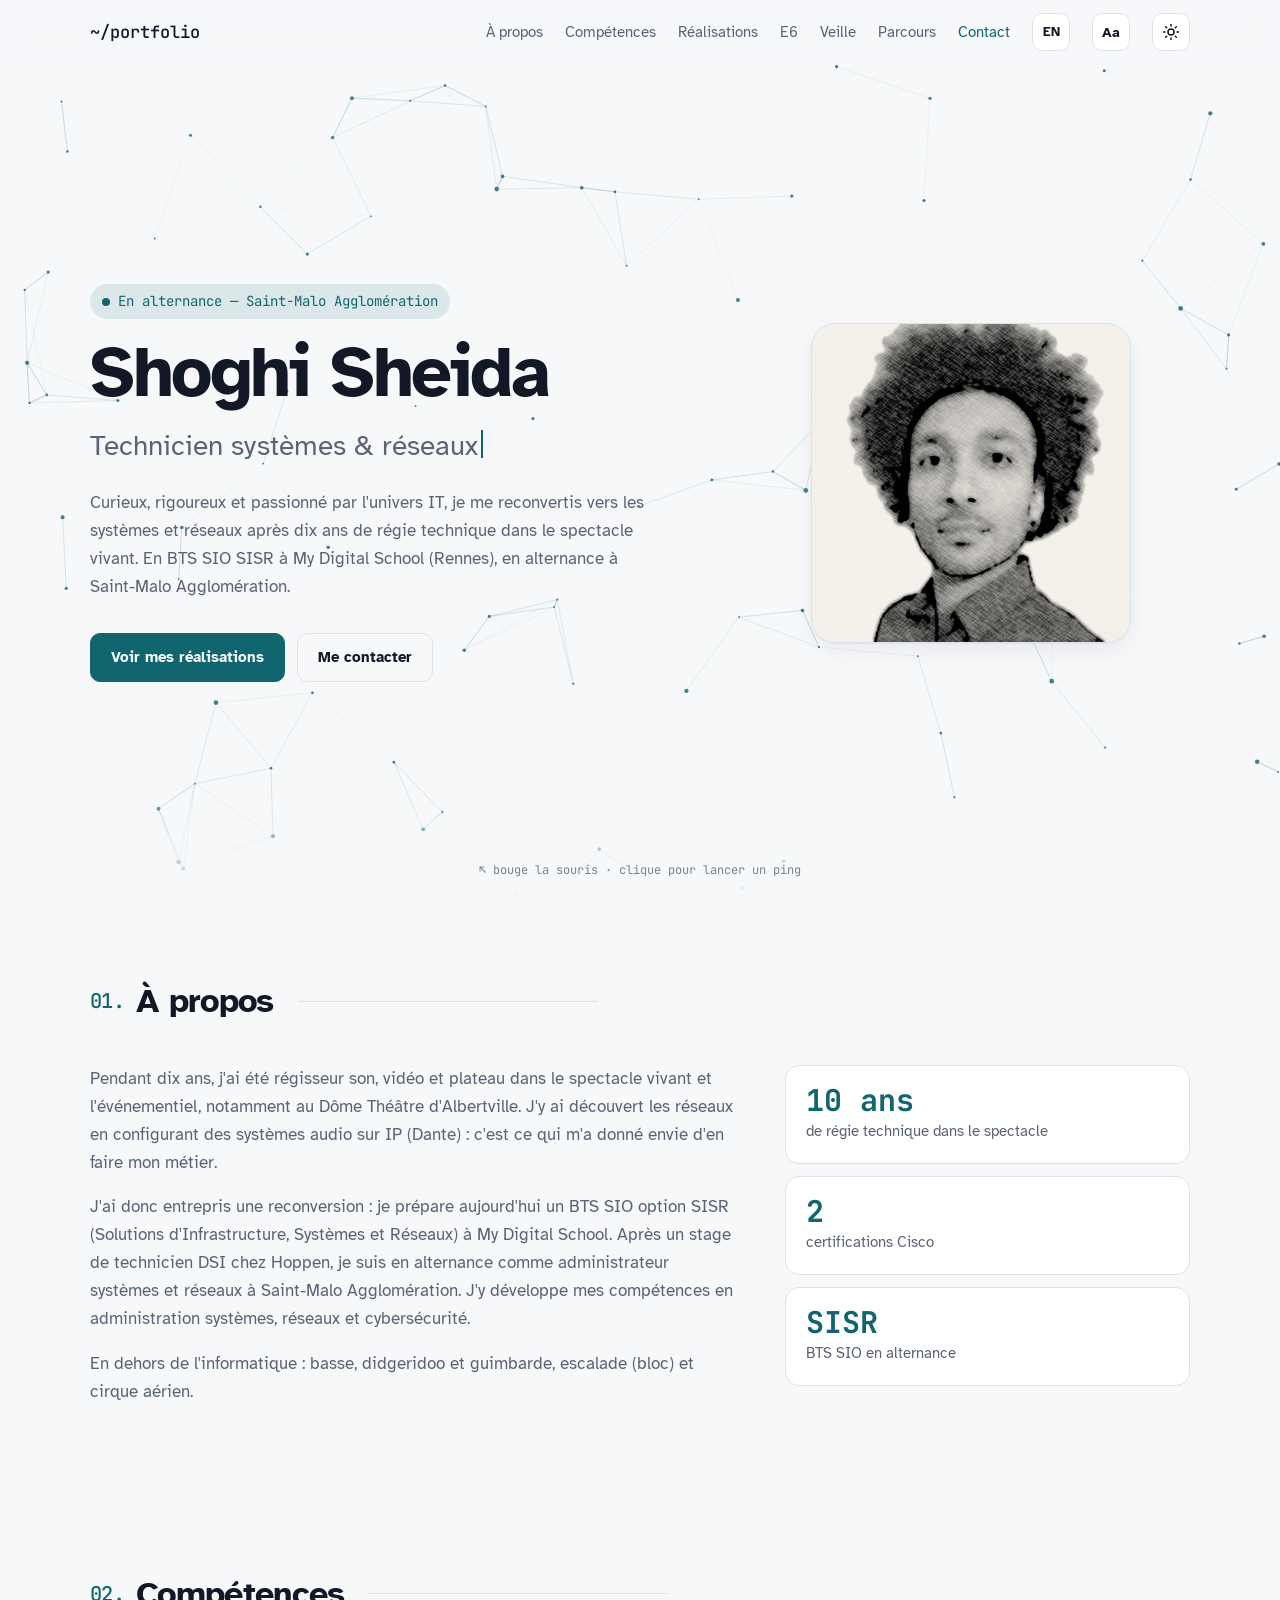
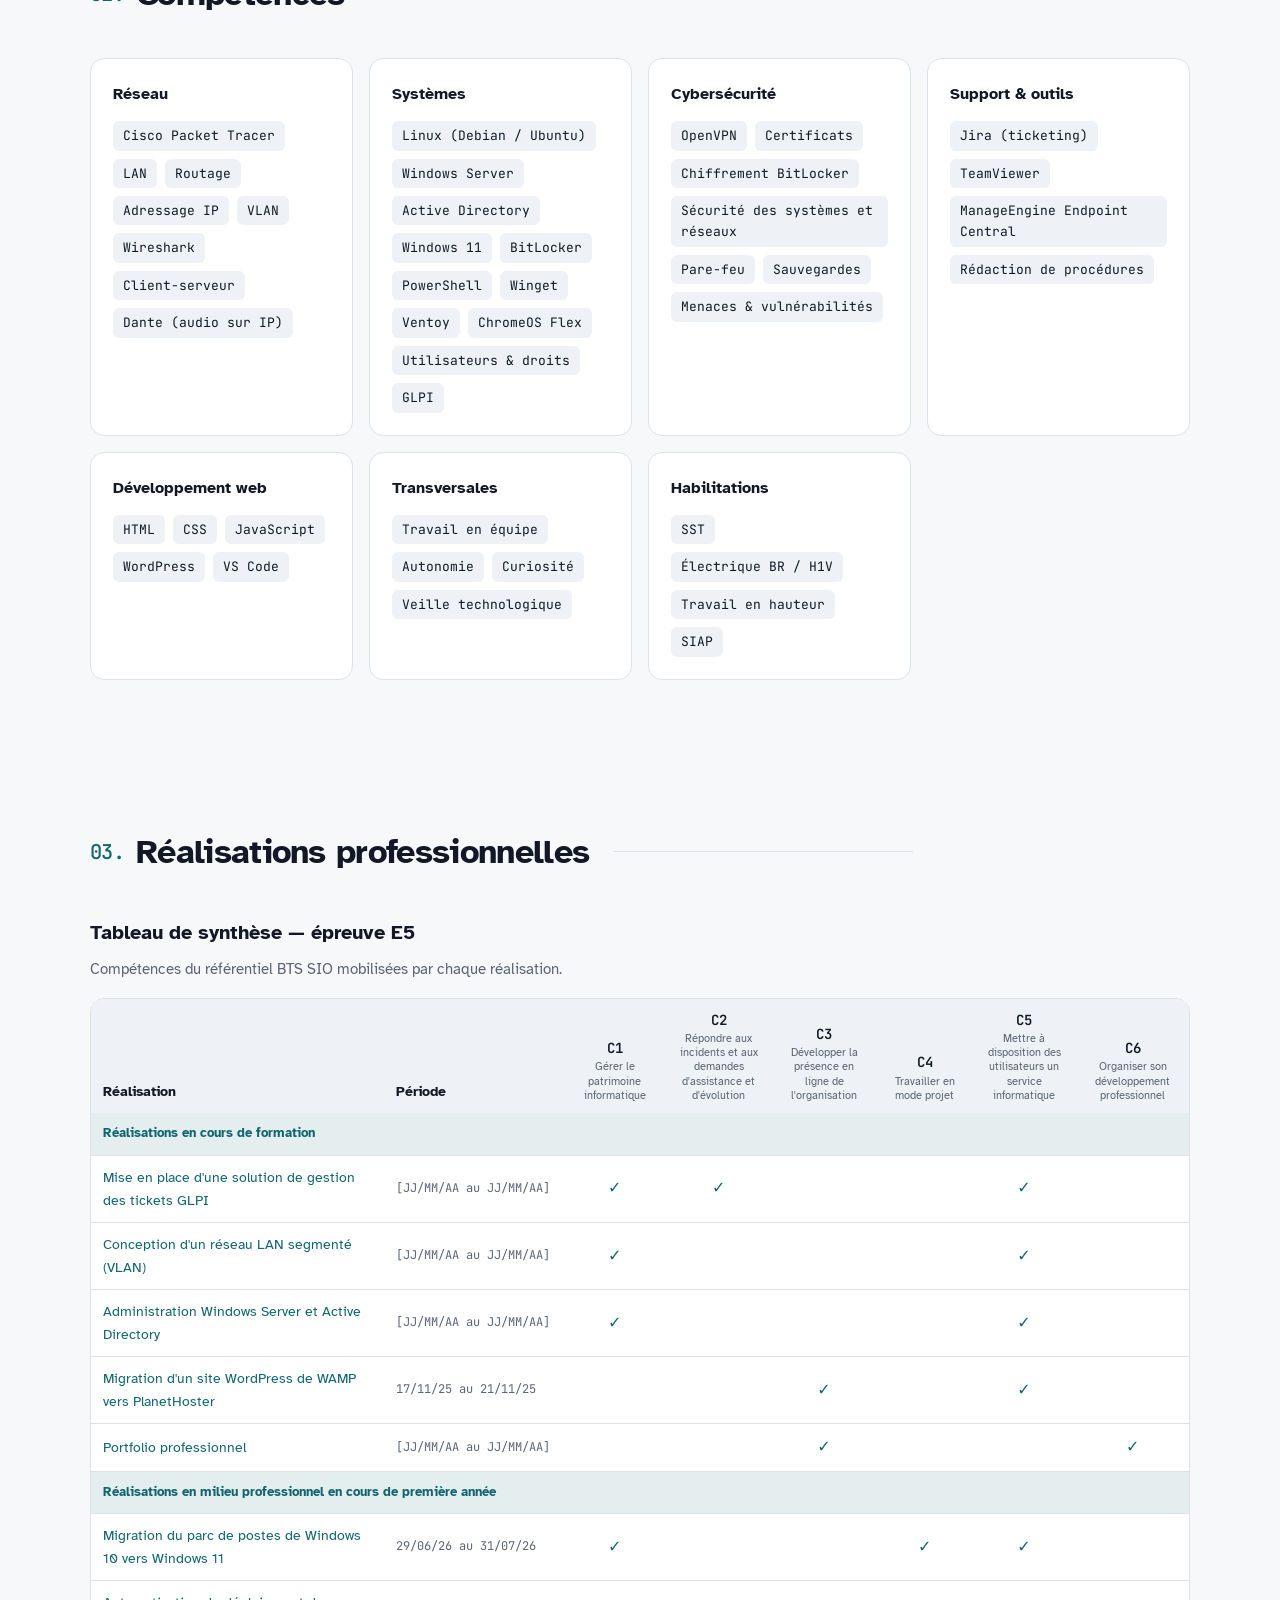
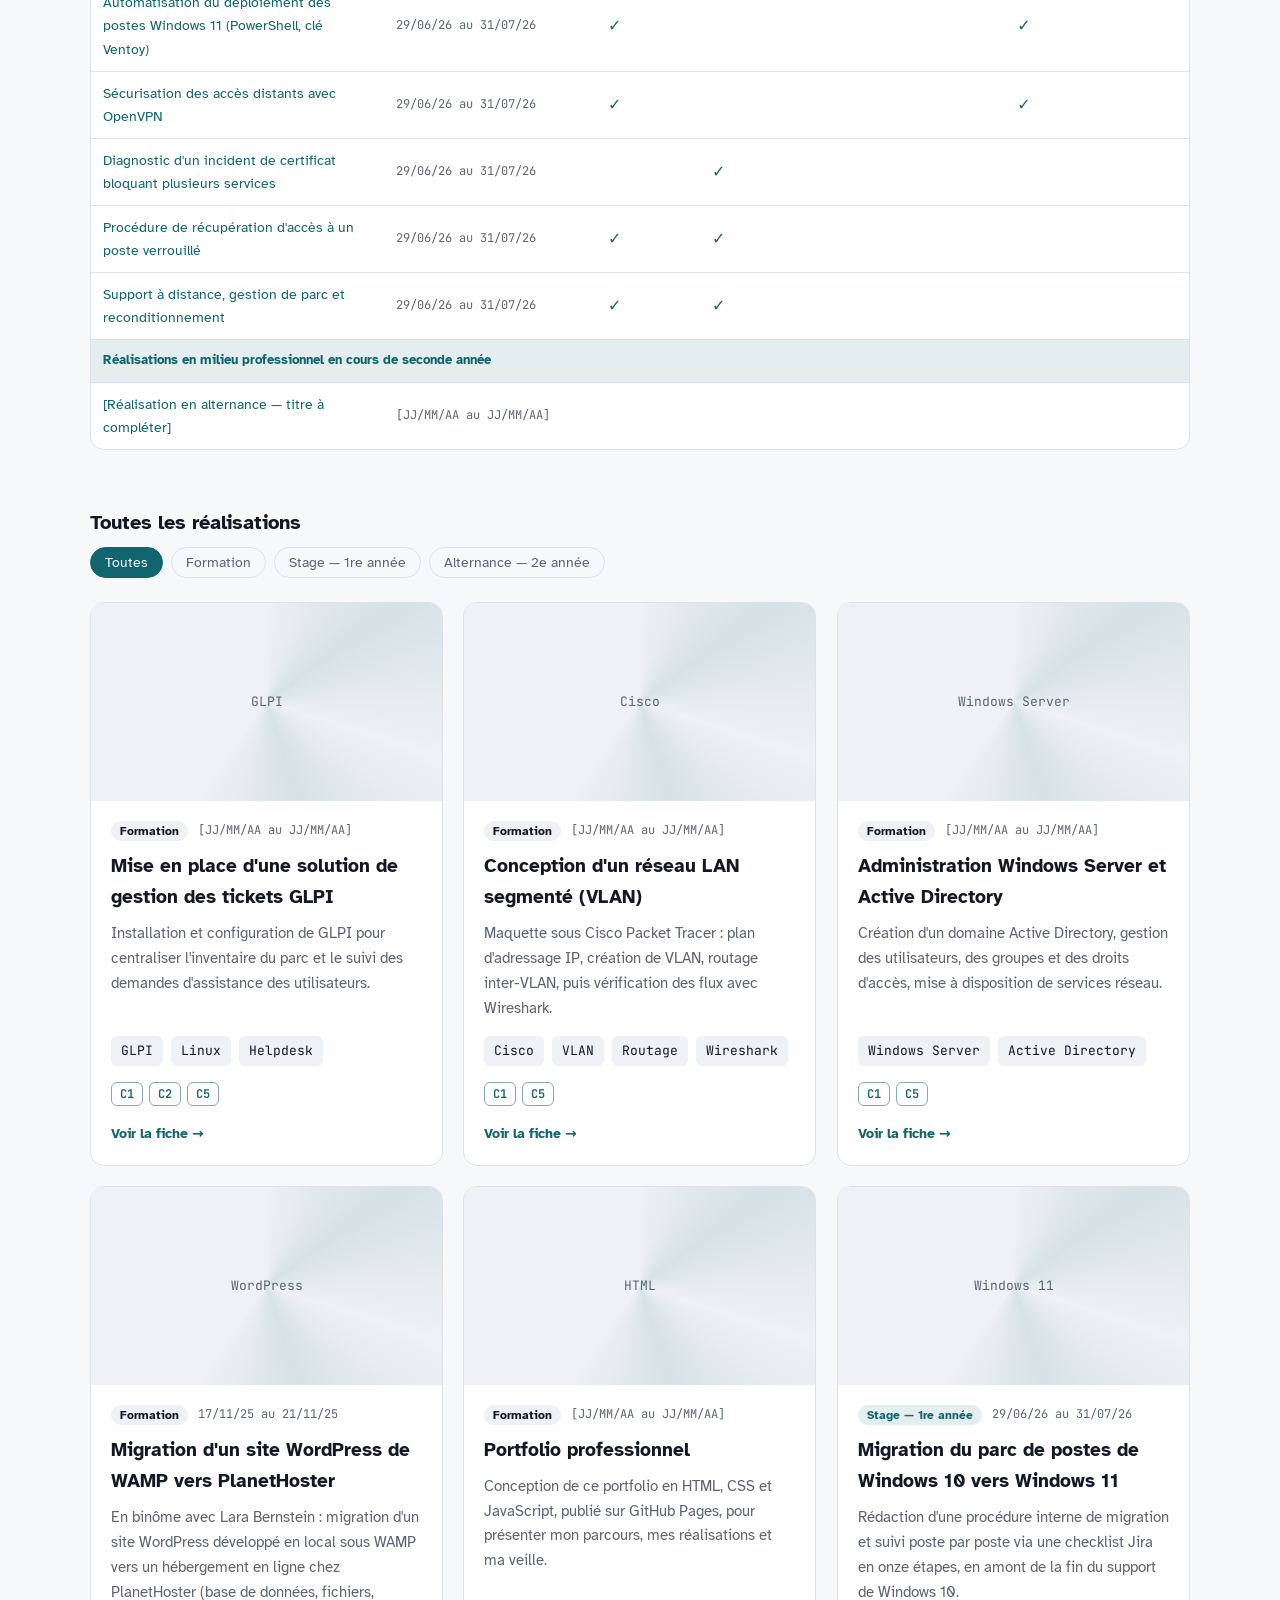
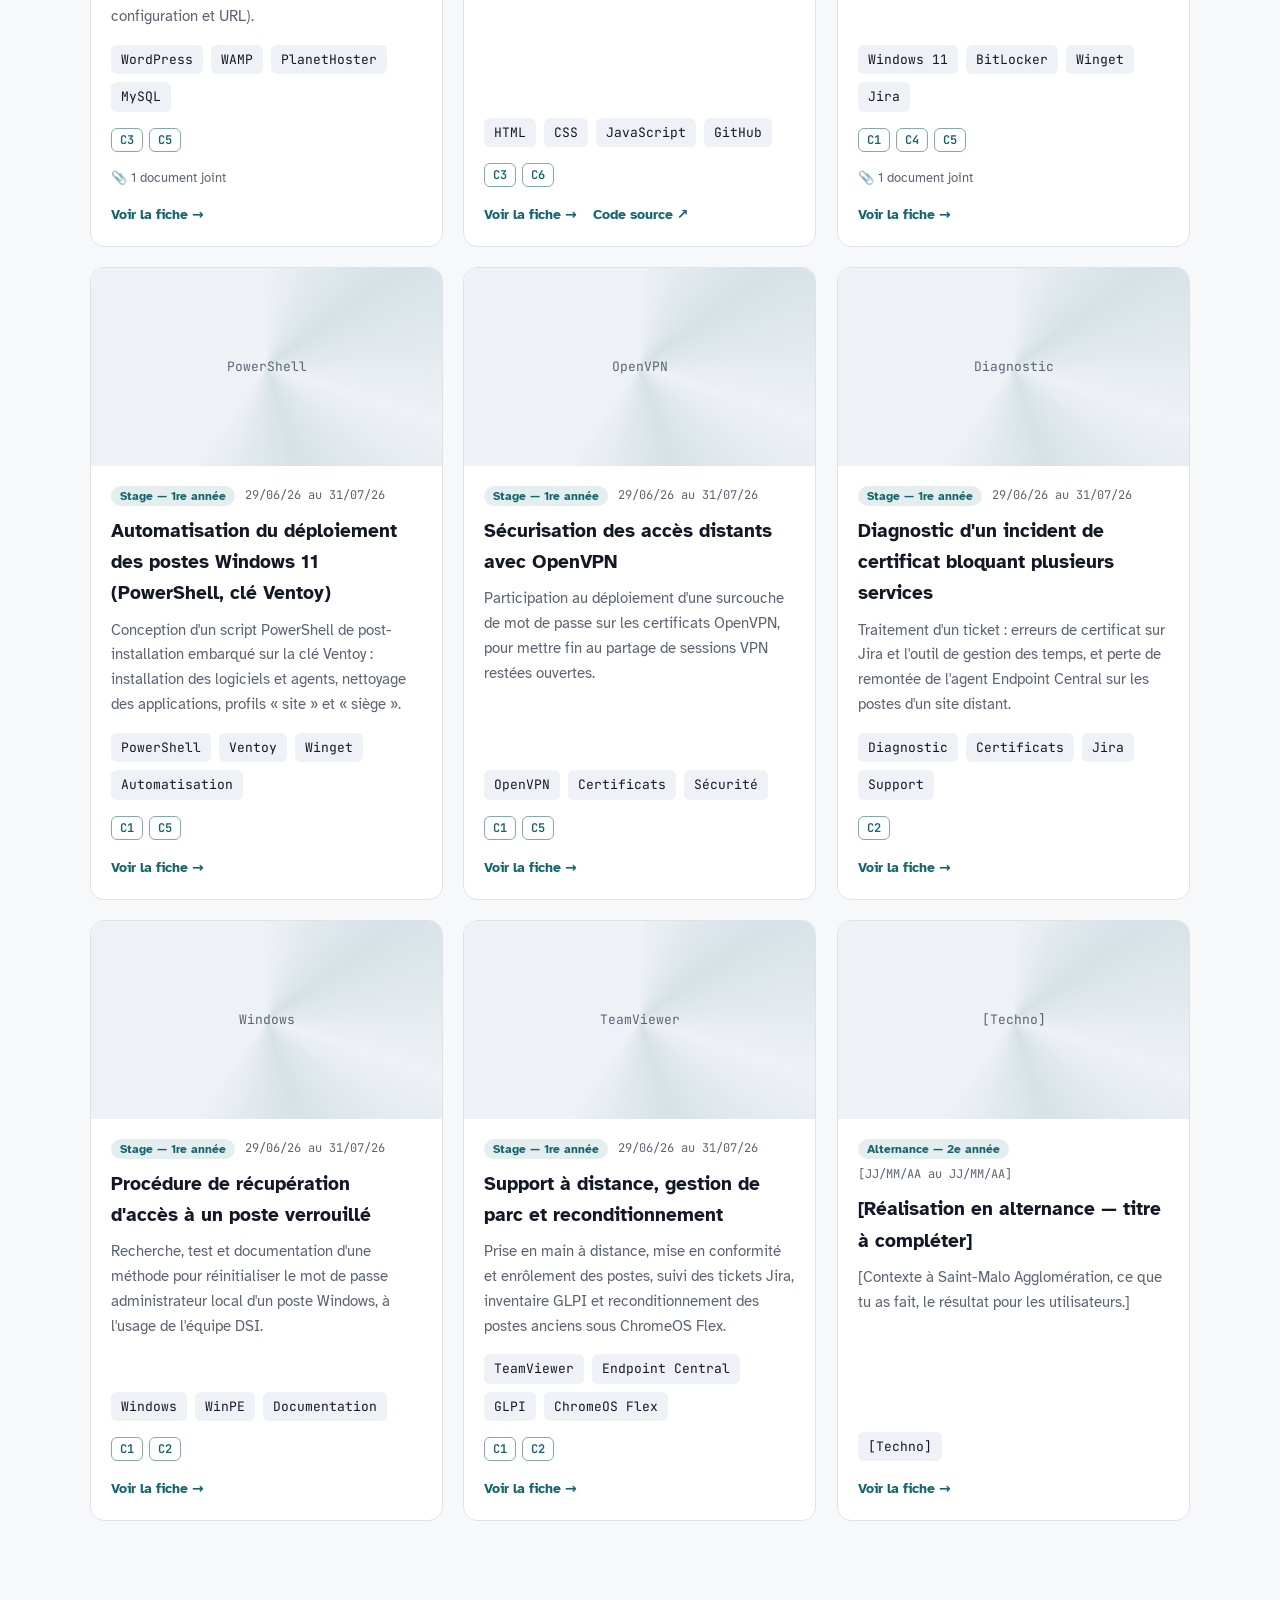
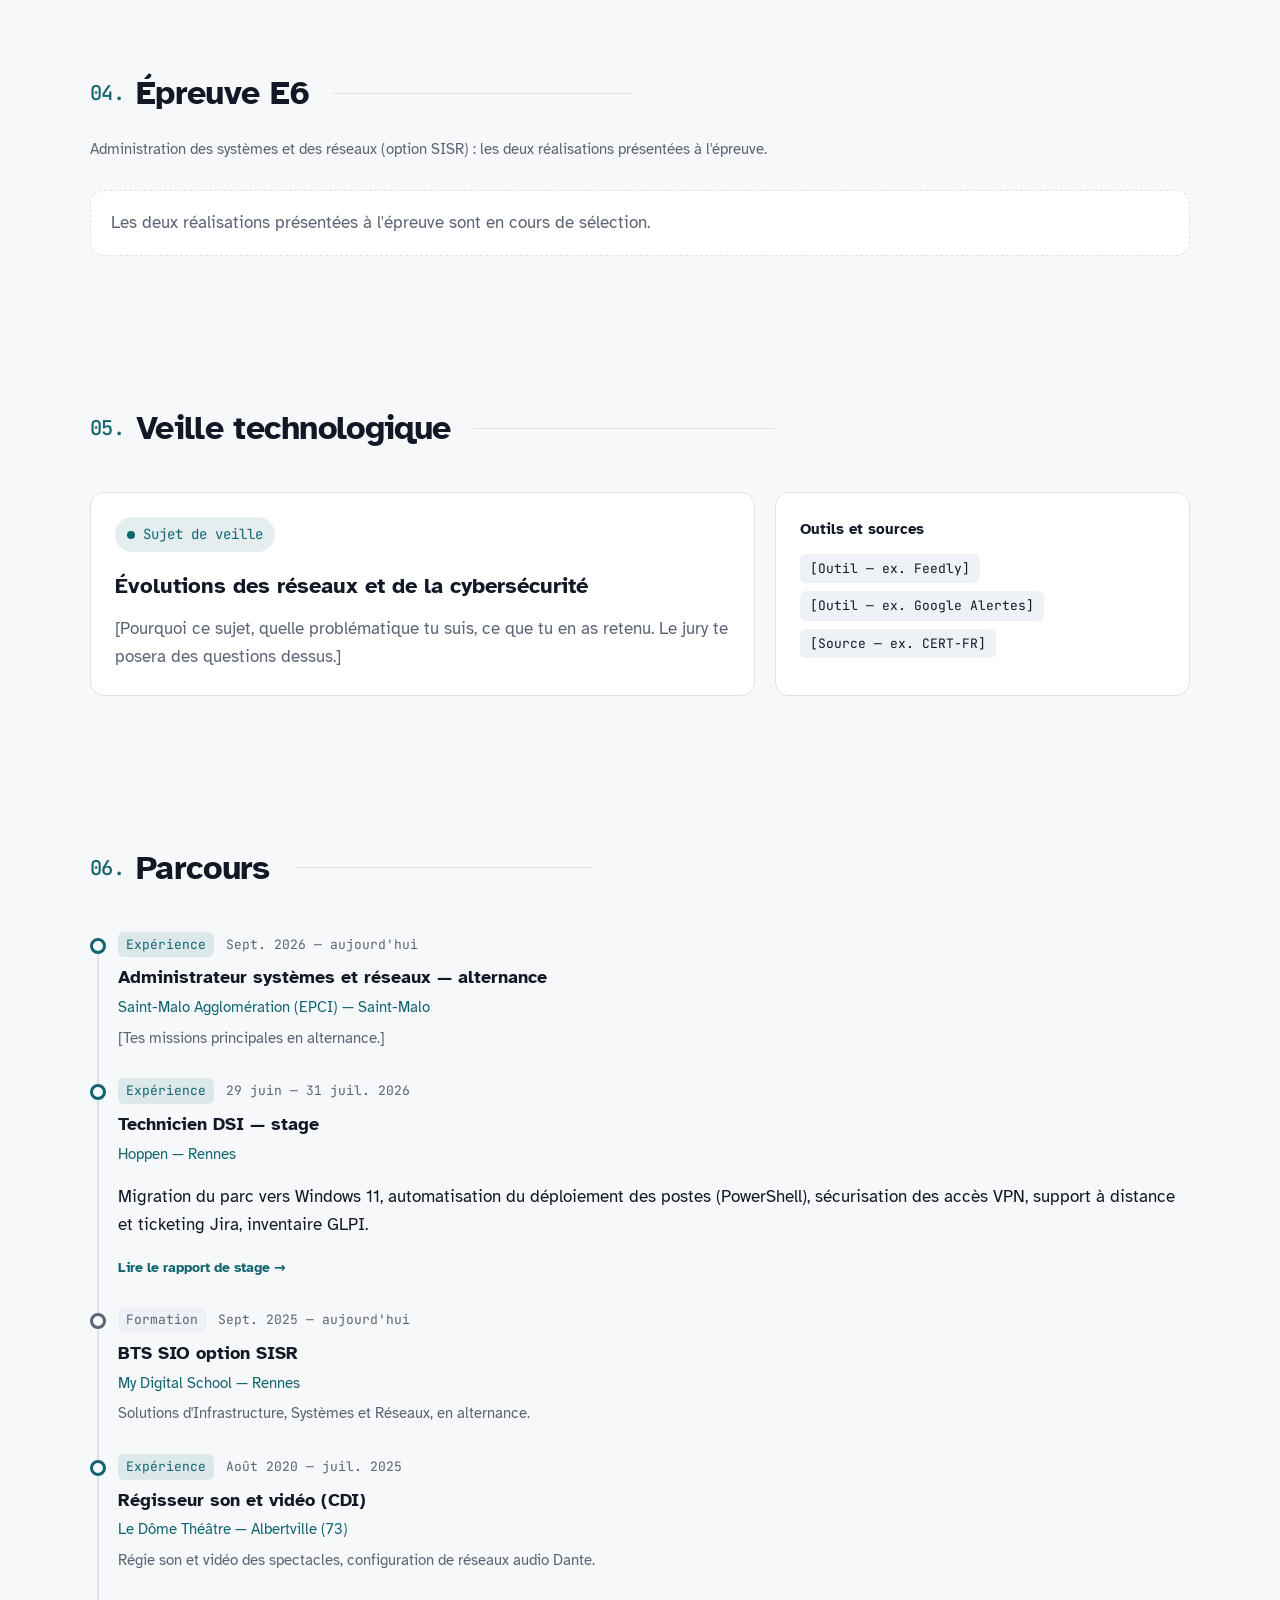
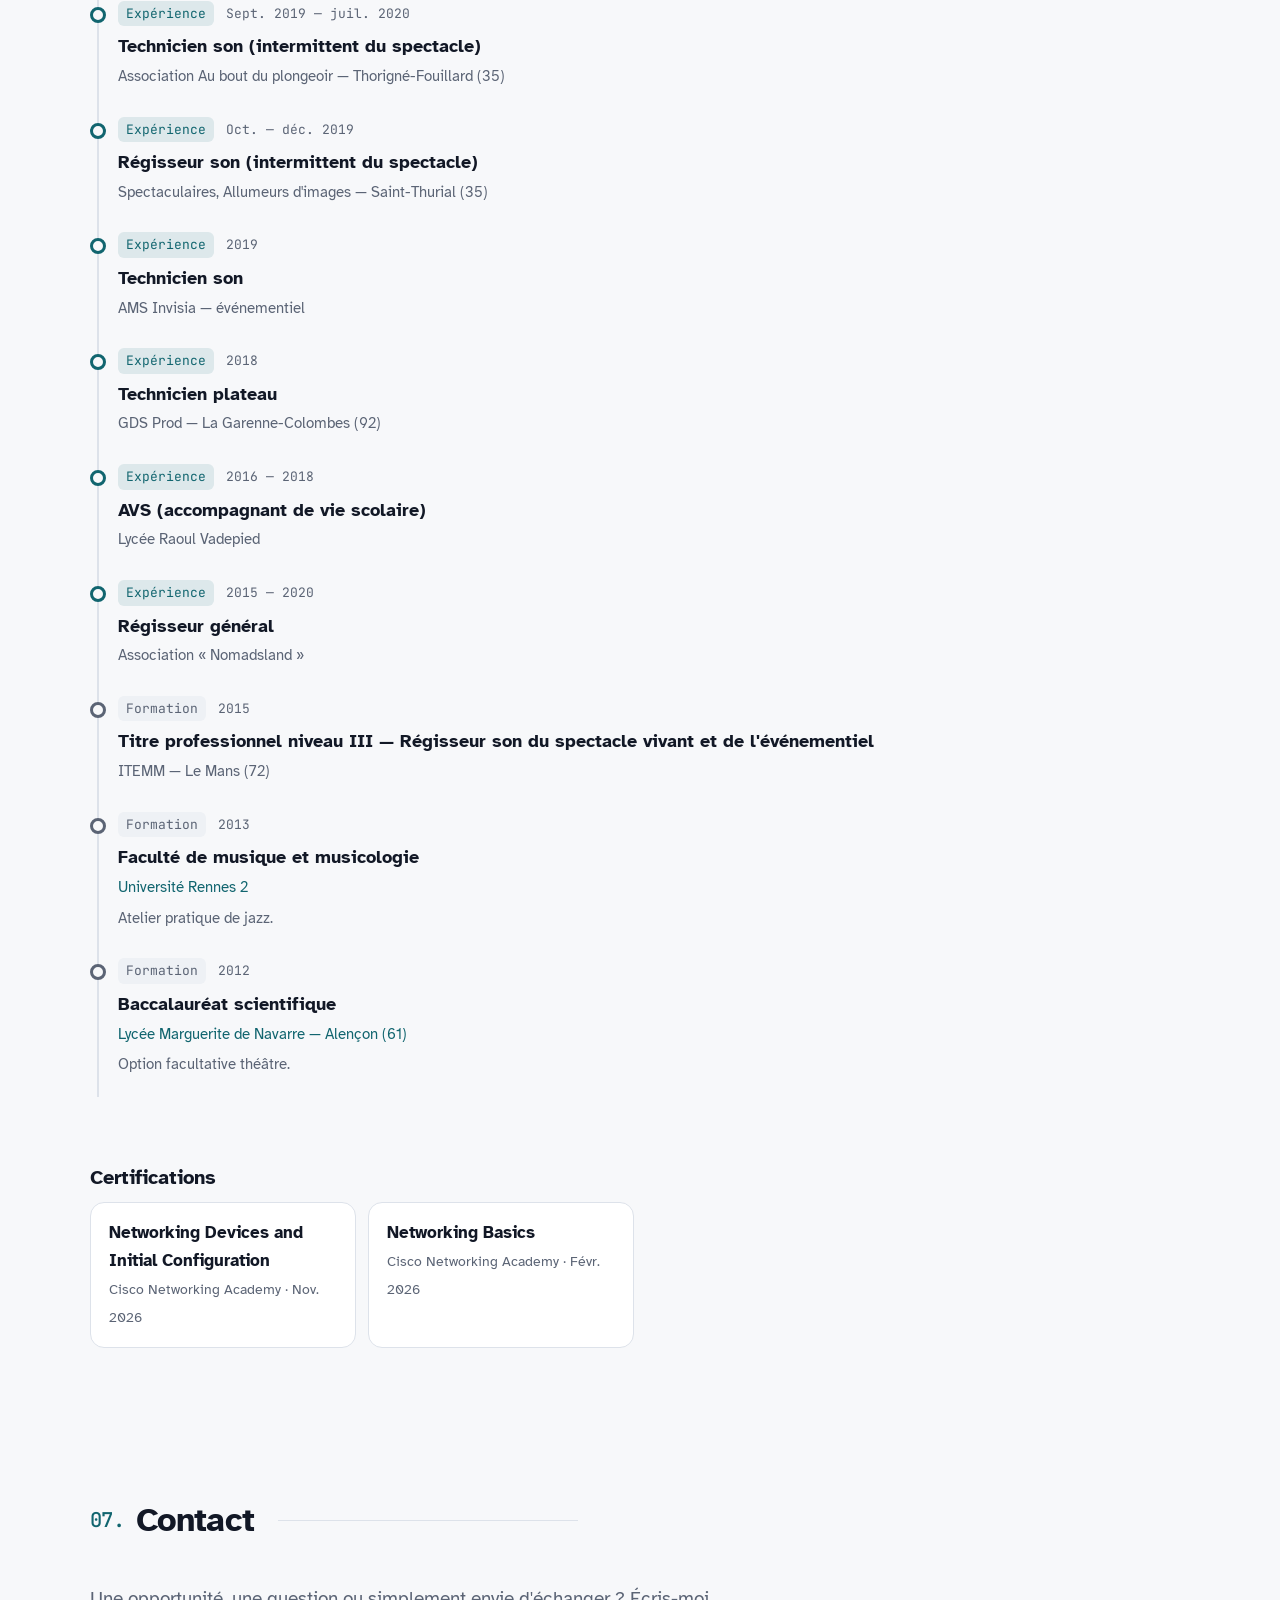
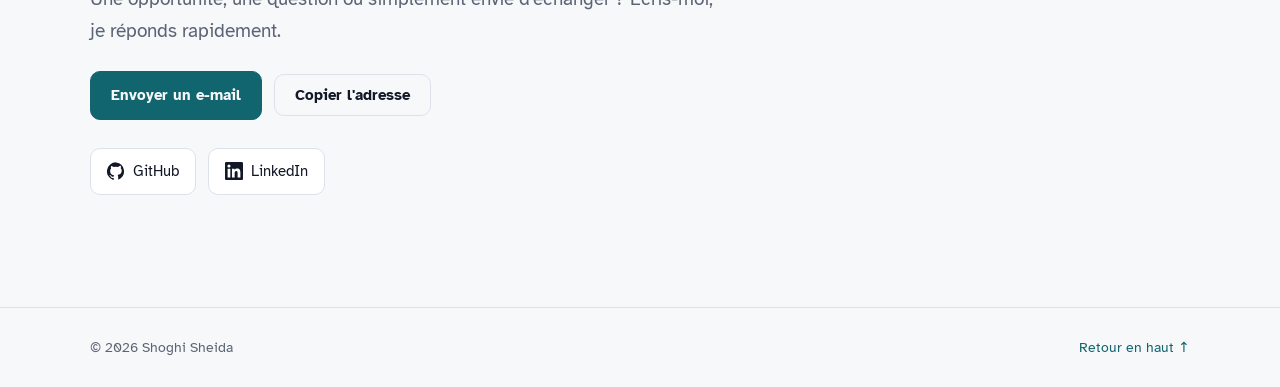
<file: index.html>
<!doctype html>
<html lang="fr">
<head>
  <meta charset="utf-8" />
  <meta name="viewport" content="width=device-width, initial-scale=1" />
  <title>Portfolio</title>
  <meta name="description" content="Portfolio — projets, compétences et parcours." />
  <link rel="preconnect" href="https://fonts.googleapis.com" />
  <link rel="preconnect" href="https://fonts.gstatic.com" crossorigin />
  <link href="https://fonts.googleapis.com/css2?family=Inter:wght@400;500;600;700&family=Atkinson+Hyperlegible:wght@400;700&family=Lexend:wght@400;500;600;700&family=JetBrains+Mono:wght@400;500&display=swap" rel="stylesheet" />
  <link rel="stylesheet" href="style.css" />
  <script src="content.js"></script>
  <script src="content-en.js"></script>
  <script src="i18n.js"></script>
  <script>
    // Applique le thème, la palette et le fond avant le rendu (évite un flash).
    // Aperçu : ?palette=encre|taupe|prune|framboise|petrole|violet  &accent=%23rrggbb  &fond=grille|degrade|reseau|ondes|particules|aucun
    //          &avatar=illustration|pochoir|crayon|photo  &theme=light|dark
    (function () {
      const r = document.documentElement;
      const a = (window.PORTFOLIO && window.PORTFOLIO.apparence) || {};
      const q = new URLSearchParams(location.search);
      const pick = (k, def) => {
        let v = q.get(k);
        try {
          if (q.has(k)) sessionStorage.setItem("apercu-" + k, v);
          else v = sessionStorage.getItem("apercu-" + k);
        } catch (e) {}
        return v || def;
      };
      r.dataset.palette = pick("palette", a.palette || "encre");
      // Couleur personnalisée (#rrggbb) : déclinée en version claire et sombre
      const acc = pick("accent", a.accent || "");
      const mt = /^#?([0-9a-f]{2})([0-9a-f]{2})([0-9a-f]{2})$/i.exec(acc);
      if (mt) {
        const [R, G, B] = mt.slice(1).map((x) => parseInt(x, 16) / 255);
        const mx = Math.max(R, G, B), mn = Math.min(R, G, B), L = (mx + mn) / 2, D = mx - mn;
        const S = D ? D / (1 - Math.abs(2 * L - 1)) : 0;
        const H = !D ? 0 : mx === R ? ((G - B) / D + 6) % 6 : mx === G ? (B - R) / D + 2 : (R - G) / D + 4;
        const h = Math.round(H * 60), s = Math.round(S * 100), l = Math.round(L * 100);
        r.dataset.palette = "perso";
        r.style.setProperty("--acc-l", `hsl(${h} ${Math.min(s, 85)}% ${Math.min(Math.max(l, 26), 42)}%)`);
        r.style.setProperty("--acc-d", `hsl(${h} ${Math.min(s, 90)}% ${Math.min(Math.max(l, 62), 76)}%)`);
      }
      r.dataset.fond = pick("fond", a.fond || "grille");
      r.dataset.avatar = pick("avatar", a.avatar || "photo");
      r.dataset.police = pick("police", a.police || "inter");
      try { if (localStorage.getItem("dys") === "1") r.dataset.dys = "1"; } catch (e) {}
      try {
        const t = q.get("theme") || localStorage.getItem("theme");
        if (t) r.dataset.theme = t;
      } catch (e) {}
    })();
  </script>
</head>
<body>
  <a class="skip" href="#main">Aller au contenu</a>

  <header class="nav" id="top">
    <div class="container nav__inner">
      <a class="nav__brand" href="#top" id="brand">~/portfolio</a>
      <button class="nav__toggle" id="navToggle" aria-expanded="false" aria-controls="navLinks" aria-label="Ouvrir le menu">
        <span></span><span></span>
      </button>
      <nav class="nav__links" id="navLinks" aria-label="Navigation principale">
        <a href="#apropos">À propos</a>
        <a href="#competences">Compétences</a>
        <a href="#projets">Réalisations</a>
        <a href="#e6">E6</a>
        <a href="#veille">Veille</a>
        <a href="#parcours">Parcours</a>
        <a href="#contact">Contact</a>
        <button class="theme-btn lang-btn" id="langBtn" type="button">EN</button>
        <button class="theme-btn dys-btn" id="dysBtn" type="button" aria-pressed="false" title="Police adaptée à la dyslexie (OpenDyslexic)">Aa</button>
        <button class="theme-btn" id="themeBtn" aria-label="Changer de thème" title="Changer de thème">
          <svg class="i-sun" viewBox="0 0 24 24" aria-hidden="true"><circle cx="12" cy="12" r="4"/><path d="M12 2v2M12 20v2M4.9 4.9l1.4 1.4M17.7 17.7l1.4 1.4M2 12h2M20 12h2M4.9 19.1l1.4-1.4M17.7 6.3l1.4-1.4"/></svg>
          <svg class="i-moon" viewBox="0 0 24 24" aria-hidden="true"><path d="M21 12.8A9 9 0 1 1 11.2 3a7 7 0 0 0 9.8 9.8z"/></svg>
        </button>
      </nav>
    </div>
  </header>

  <main id="main">
    <div class="hero-wrap">
    <canvas class="hero__canvas" id="heroCanvas" aria-hidden="true"></canvas>
    <video class="hero__video" id="heroVideo" muted loop playsinline autoplay hidden aria-hidden="true"></video>
    <section class="hero container">
      <div class="hero__text">
        <p class="eyebrow mono" id="heroDispo"></p>
        <h1 id="heroNom"></h1>
        <p class="hero__titre"><span class="sr-only" id="heroTitre"></span><span aria-hidden="true" id="typed"></span><span class="caret" aria-hidden="true"></span></p>
        <p class="hero__accroche" id="heroAccroche"></p>
        <div class="hero__cta">
          <a class="btn btn--primary" href="#projets">Voir mes réalisations</a>
          <a class="btn" id="heroCv" href="#" download hidden>Télécharger mon CV</a>
          <a class="btn btn--ghost" href="#contact">Me contacter</a>
        </div>
      </div>
      <div class="hero__visual" aria-hidden="true">
        <div class="avatar" id="avatar"></div>
      </div>
    </section>
    <p class="hero__hint mono" id="heroHint" aria-hidden="true">↖ bouge la souris · clique pour lancer un ping</p>
    </div>

    <section id="apropos" class="section container reveal">
      <h2 class="section__title"><span class="mono">01.</span> À propos</h2>
      <div class="about">
        <div class="about__text" id="aboutText"></div>
        <ul class="stats" id="stats"></ul>
      </div>
    </section>

    <section id="competences" class="section container reveal">
      <h2 class="section__title"><span class="mono">02.</span> Compétences</h2>
      <div class="skills" id="skills"></div>
    </section>

    <section id="projets" class="section container reveal">
      <h2 class="section__title"><span class="mono">03.</span> Réalisations professionnelles</h2>
      <div id="syntheseWrap" class="synthese-wrap">
        <h3 class="sub-title sub-title--first">Tableau de synthèse — épreuve E5</h3>
        <p class="sub-lead">Compétences du référentiel BTS SIO mobilisées par chaque réalisation.</p>
        <div class="table-scroll" tabindex="0" role="region" aria-label="Tableau de synthèse">
          <table class="synthese" id="synthese"></table>
        </div>
      </div>

      <h3 class="sub-title">Toutes les réalisations</h3>
      <div class="filters" id="filters" role="group" aria-label="Filtrer les réalisations"></div>
      <div class="projects" id="projects"></div>

      <div id="docsE5Wrap">
        <h3 class="sub-title">Documents de l'épreuve</h3>
        <ul class="docs-e5" id="docsE5"></ul>
      </div>
    </section>


    <section id="e6" class="section container reveal">
      <h2 class="section__title"><span class="mono">04.</span> Épreuve E6</h2>
      <p class="sub-lead e6-lead">Administration des systèmes et des réseaux (option SISR) : les deux réalisations présentées à l'épreuve.</p>
      <div id="e6Selection"></div>
    </section>

    <section id="veille" class="section container reveal">
      <h2 class="section__title"><span class="mono">05.</span> Veille technologique</h2>
      <div class="veille" id="veilleBox"></div>
    </section>

    <section id="parcours" class="section container reveal">
      <h2 class="section__title"><span class="mono">06.</span> Parcours</h2>
      <ol class="timeline" id="timeline"></ol>
      <div id="certsWrap">
        <h3 class="sub-title">Certifications</h3>
        <ul class="certs" id="certs"></ul>
      </div>
    </section>

    <section id="contact" class="section container reveal">
      <h2 class="section__title"><span class="mono">07.</span> Contact</h2>
      <div class="contact">
        <p class="contact__lead">Une opportunité, une question ou simplement envie d'échanger ? Écris-moi, je réponds rapidement.</p>
        <div class="contact__email">
          <a class="btn btn--primary" id="emailLink" href="#">Envoyer un e-mail</a>
          <button class="btn btn--ghost" id="copyEmail" type="button">Copier l'adresse</button>
          <span class="copied" id="copied" role="status"></span>
        </div>
        <ul class="socials" id="socials"></ul>
      </div>
    </section>
  </main>

  <dialog class="modal" id="videoModal" aria-label="Lecteur vidéo">
    <button class="modal__close" id="modalClose" type="button" aria-label="Fermer la vidéo">✕</button>
    <div class="modal__body" id="modalBody"></div>
  </dialog>

  <footer class="footer">
    <div class="container footer__inner">
      <p id="footerTxt"></p>
      <a href="#top">Retour en haut ↑</a>
    </div>
  </footer>

  <script src="common.js"></script>
  <script src="script.js"></script>
</body>
</html>
</file>
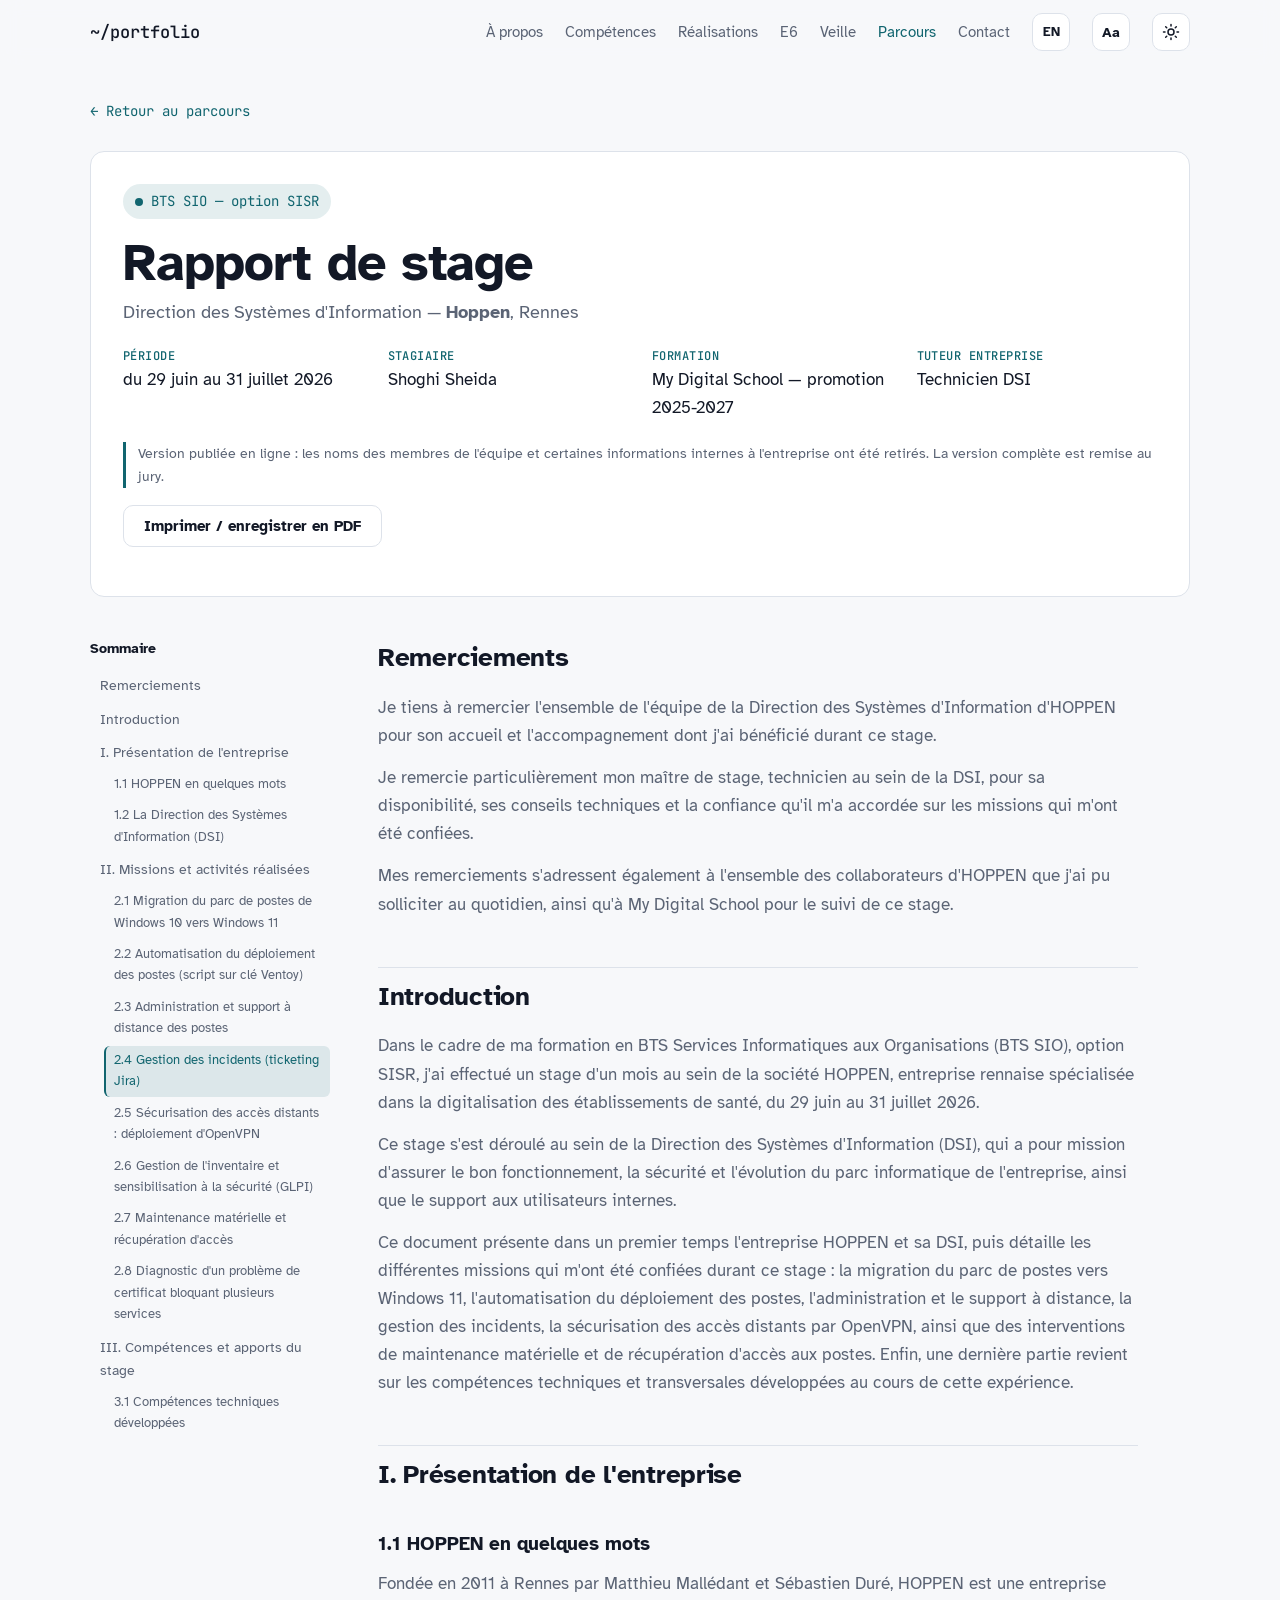
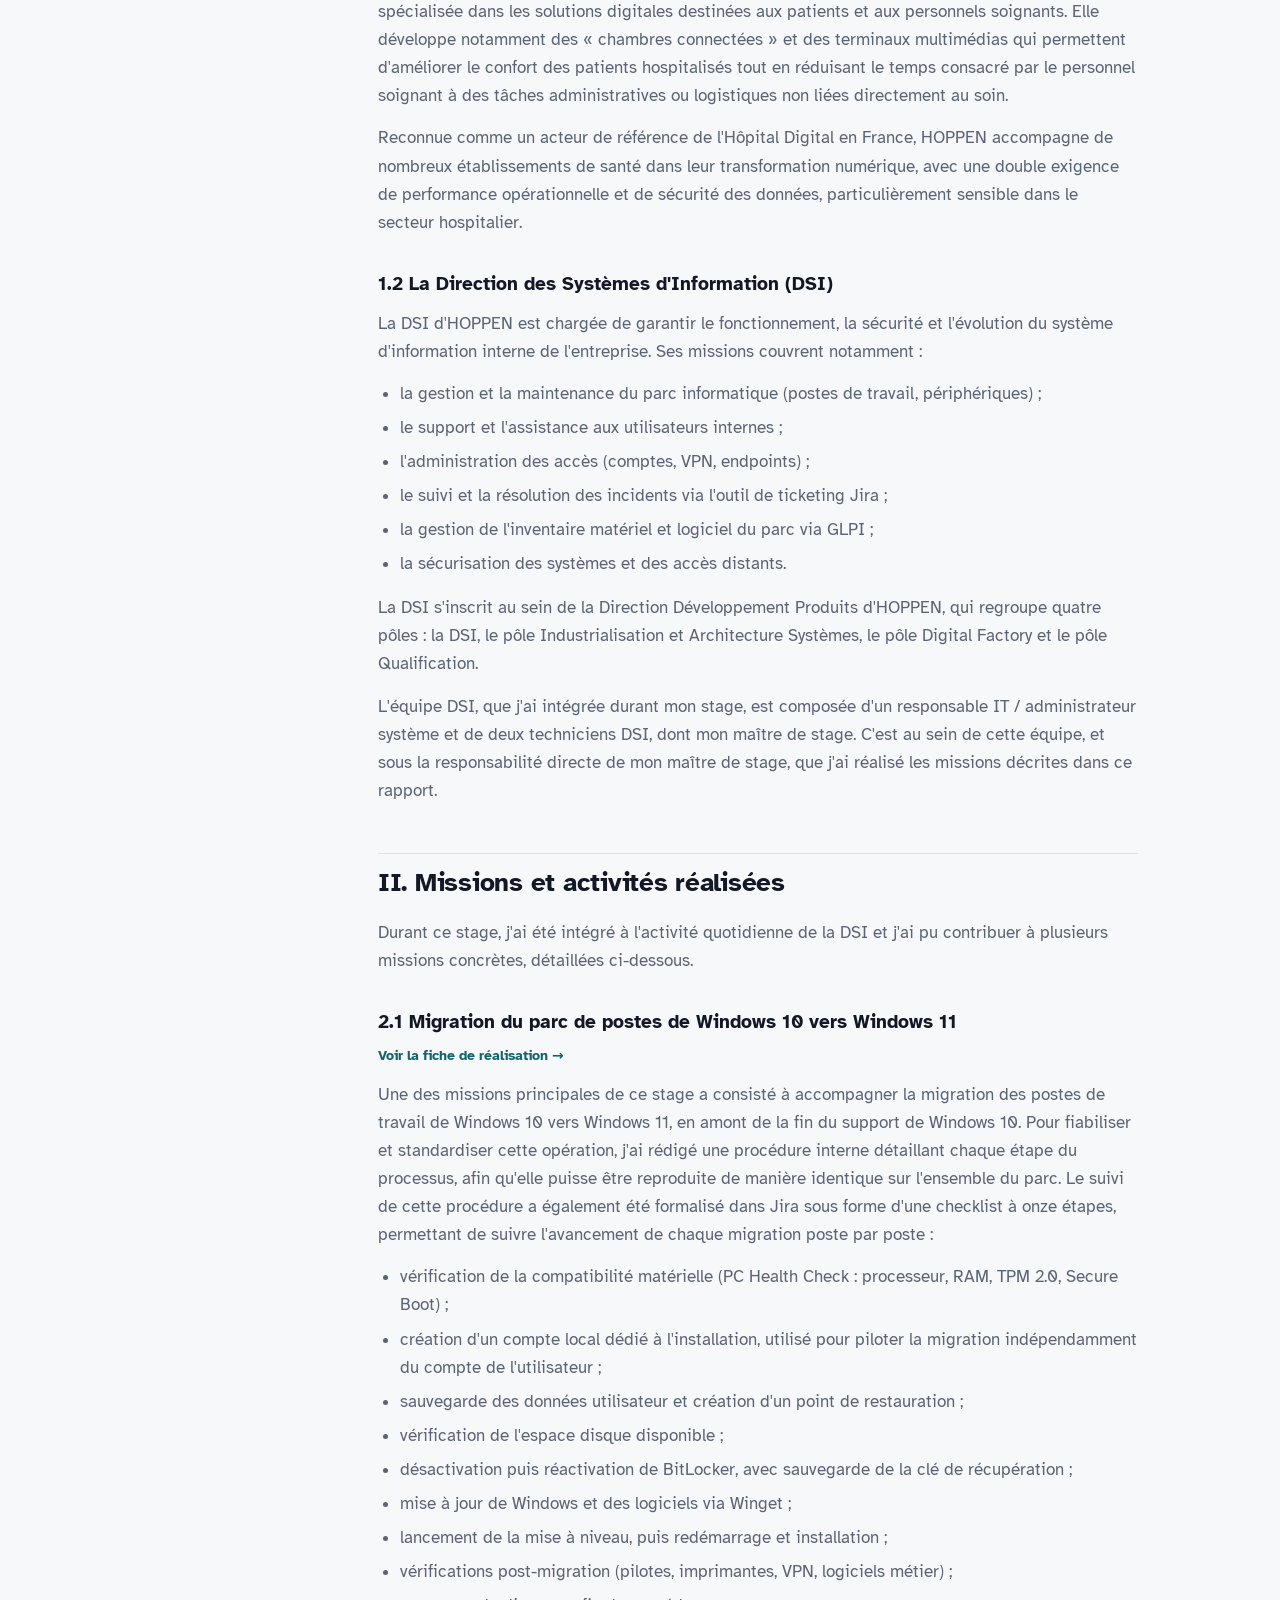
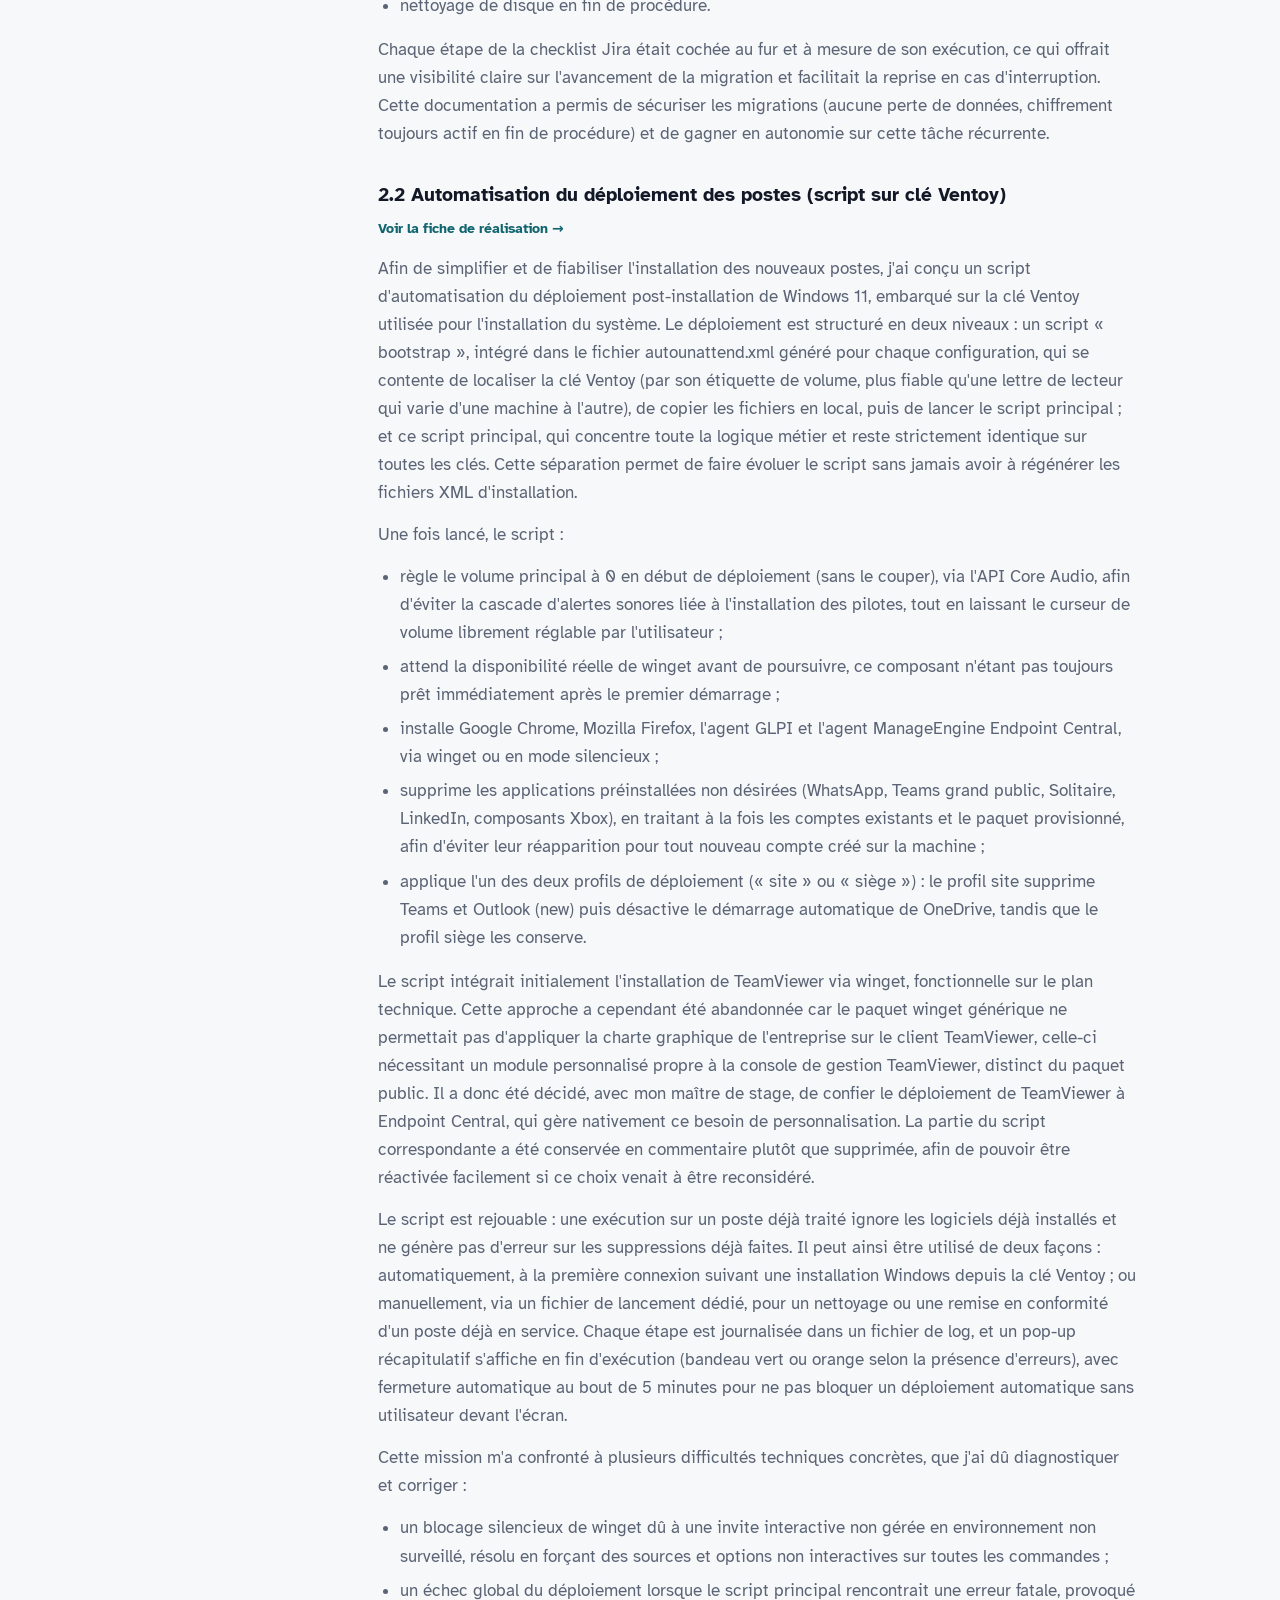
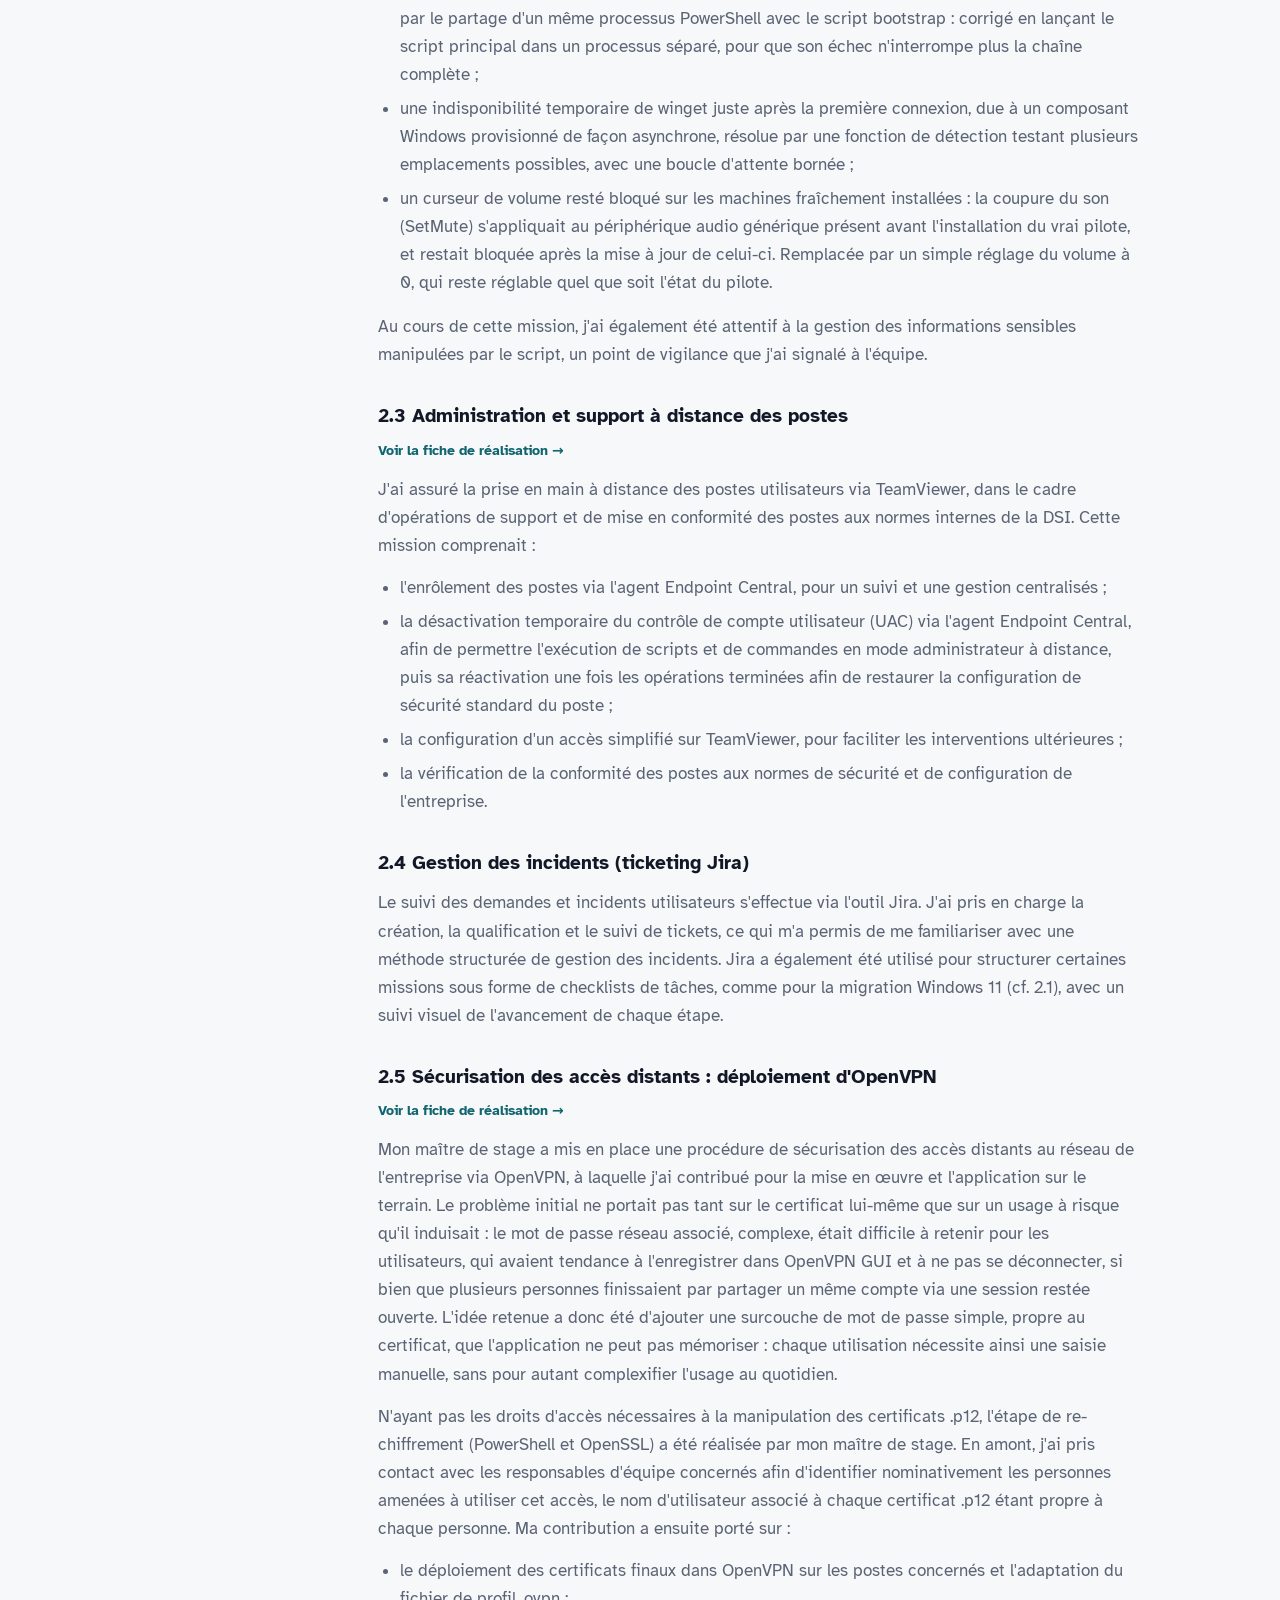
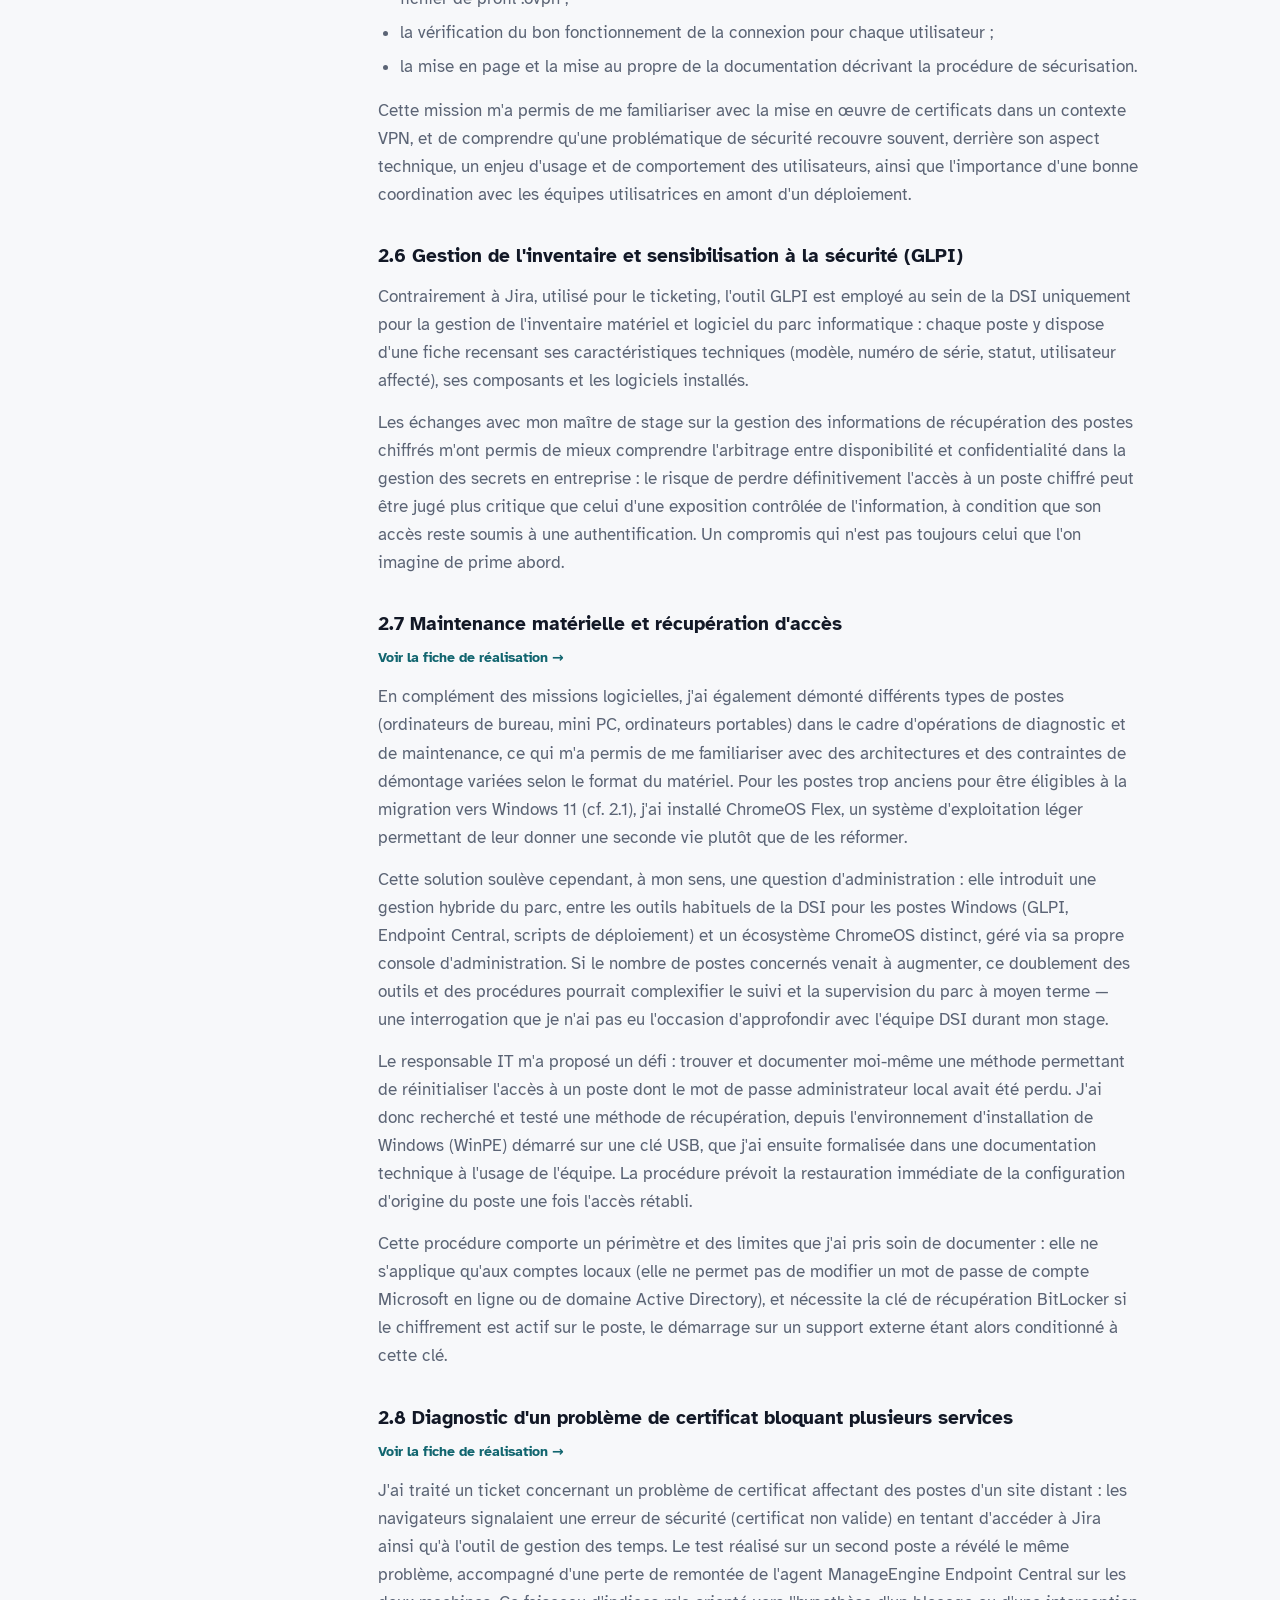
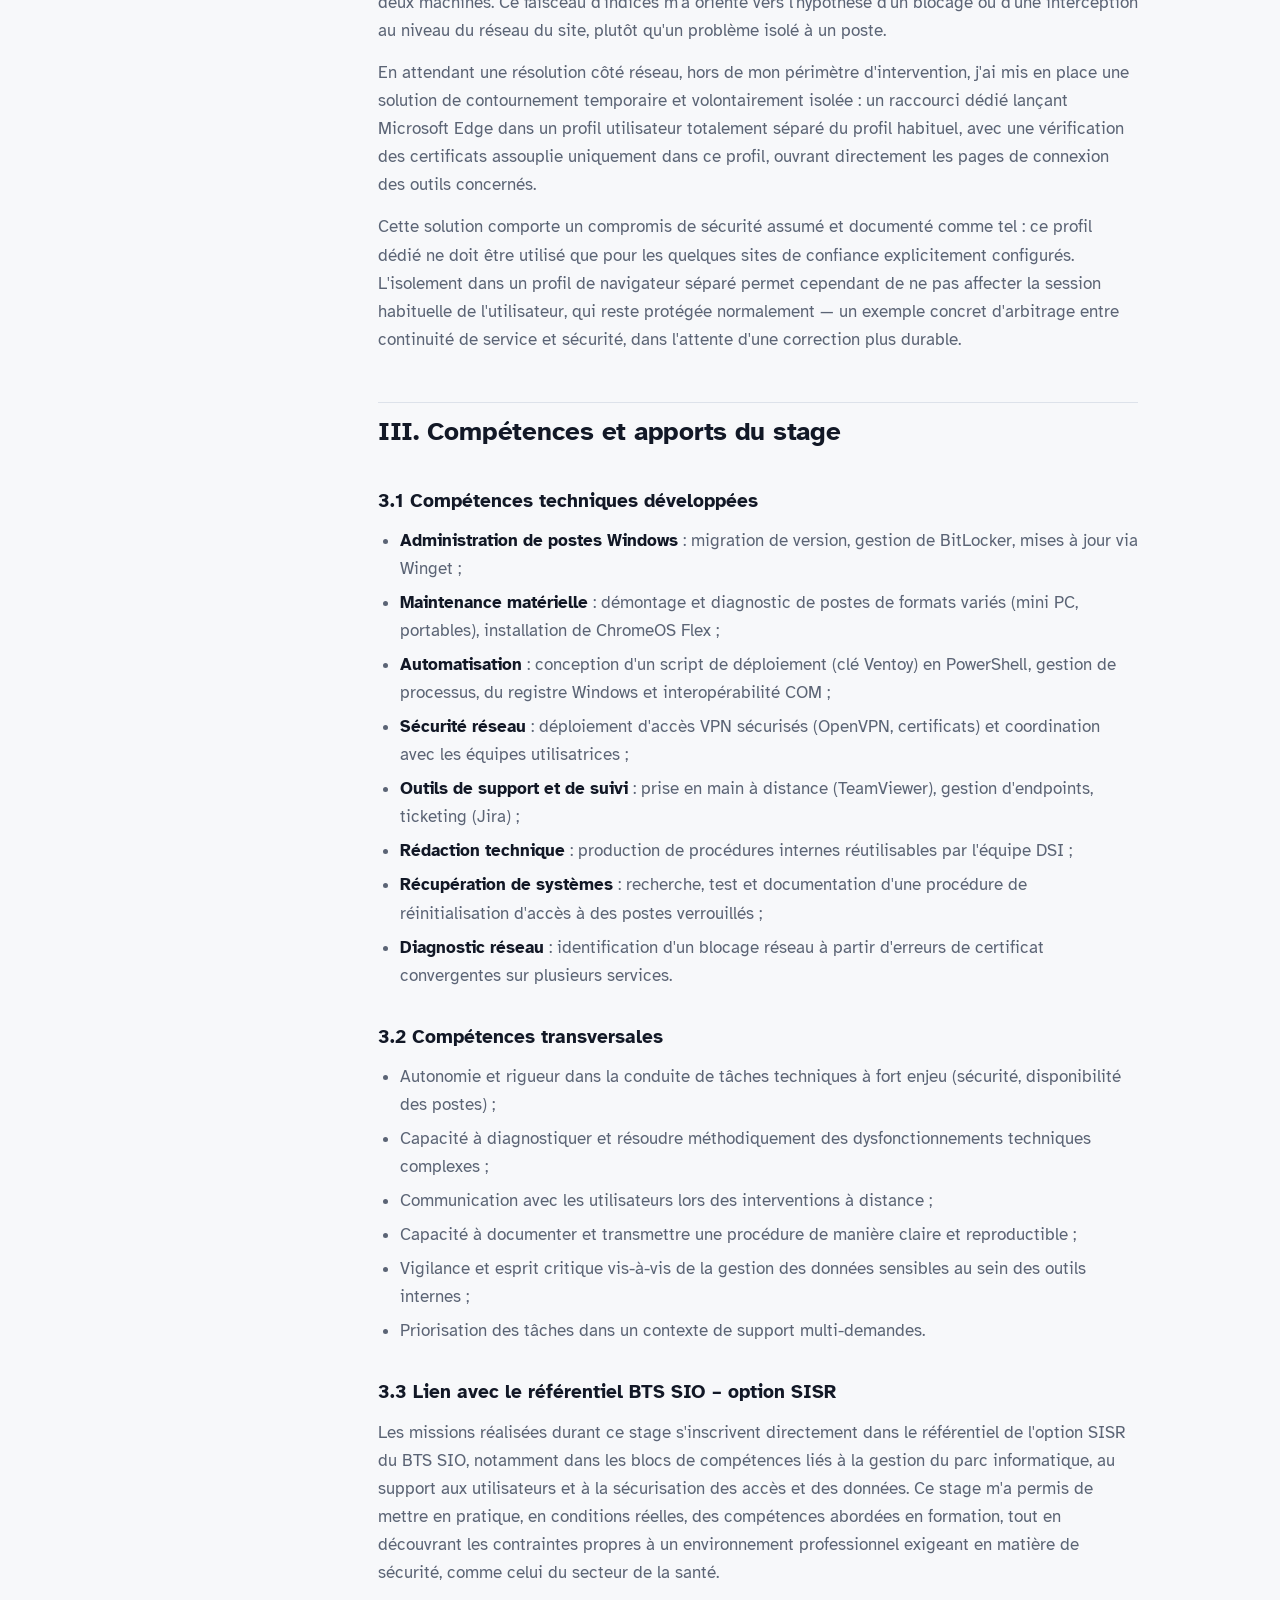
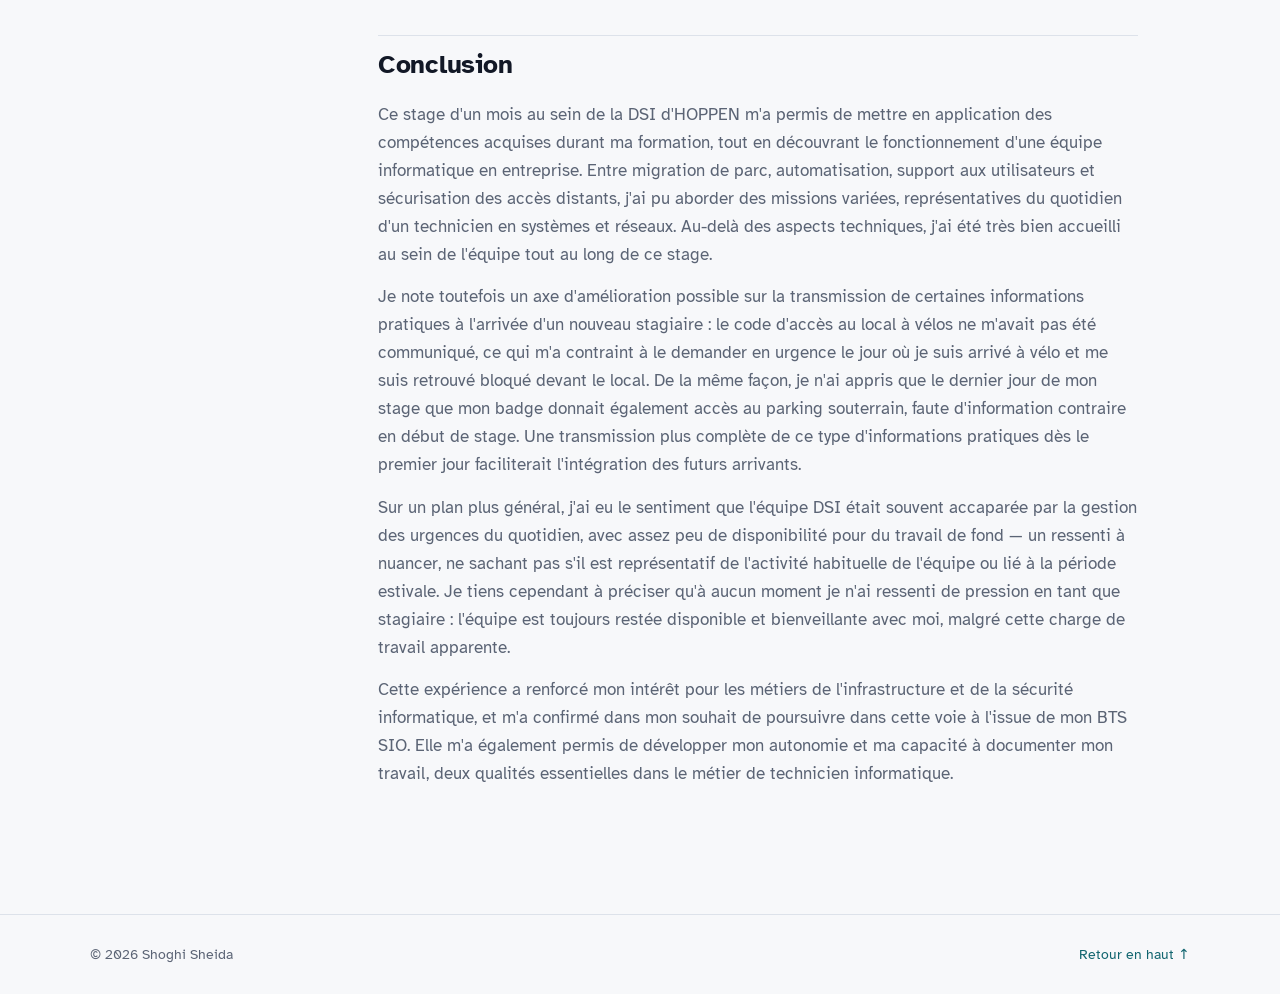
<file: rapport-stage.html>
<!doctype html>
<html lang="fr">
<head>
  <meta charset="utf-8" />
  <meta name="viewport" content="width=device-width, initial-scale=1" />
  <title>Rapport de stage — Hoppen</title>
  <meta name="description" content="Rapport de stage BTS SIO SISR — Direction des Systèmes d'Information, Hoppen (Rennes), 2026." />
  <link rel="preconnect" href="https://fonts.googleapis.com" />
  <link rel="preconnect" href="https://fonts.gstatic.com" crossorigin />
  <link href="https://fonts.googleapis.com/css2?family=Inter:wght@400;500;600;700&family=Atkinson+Hyperlegible:wght@400;700&family=Lexend:wght@400;500;600;700&family=JetBrains+Mono:wght@400;500&display=swap" rel="stylesheet" />
  <link rel="stylesheet" href="style.css" />
  <script src="content.js"></script>
  <script src="content-en.js"></script>
  <script src="i18n.js"></script>
  <script>
    // Applique le thème, la palette et le fond avant le rendu (évite un flash).
    // Aperçu : ?palette=encre|taupe|prune|framboise|petrole|violet  &accent=%23rrggbb  &fond=grille|degrade|reseau|ondes|particules|aucun
    //          &avatar=illustration|pochoir|crayon|photo  &theme=light|dark
    (function () {
      const r = document.documentElement;
      const a = (window.PORTFOLIO && window.PORTFOLIO.apparence) || {};
      const q = new URLSearchParams(location.search);
      const pick = (k, def) => {
        let v = q.get(k);
        try {
          if (q.has(k)) sessionStorage.setItem("apercu-" + k, v);
          else v = sessionStorage.getItem("apercu-" + k);
        } catch (e) {}
        return v || def;
      };
      r.dataset.palette = pick("palette", a.palette || "encre");
      // Couleur personnalisée (#rrggbb) : déclinée en version claire et sombre
      const acc = pick("accent", a.accent || "");
      const mt = /^#?([0-9a-f]{2})([0-9a-f]{2})([0-9a-f]{2})$/i.exec(acc);
      if (mt) {
        const [R, G, B] = mt.slice(1).map((x) => parseInt(x, 16) / 255);
        const mx = Math.max(R, G, B), mn = Math.min(R, G, B), L = (mx + mn) / 2, D = mx - mn;
        const S = D ? D / (1 - Math.abs(2 * L - 1)) : 0;
        const H = !D ? 0 : mx === R ? ((G - B) / D + 6) % 6 : mx === G ? (B - R) / D + 2 : (R - G) / D + 4;
        const h = Math.round(H * 60), s = Math.round(S * 100), l = Math.round(L * 100);
        r.dataset.palette = "perso";
        r.style.setProperty("--acc-l", `hsl(${h} ${Math.min(s, 85)}% ${Math.min(Math.max(l, 26), 42)}%)`);
        r.style.setProperty("--acc-d", `hsl(${h} ${Math.min(s, 90)}% ${Math.min(Math.max(l, 62), 76)}%)`);
      }
      r.dataset.fond = pick("fond", a.fond || "grille");
      r.dataset.avatar = pick("avatar", a.avatar || "photo");
      r.dataset.police = pick("police", a.police || "inter");
      try { if (localStorage.getItem("dys") === "1") r.dataset.dys = "1"; } catch (e) {}
      try {
        const t = q.get("theme") || localStorage.getItem("theme");
        if (t) r.dataset.theme = t;
      } catch (e) {}
    })();
  </script>
</head>
<body>
  <a class="skip" href="#main">Aller au contenu</a>

  <header class="nav scrolled" id="top">
    <div class="container nav__inner">
      <a class="nav__brand" href="index.html">~/portfolio</a>
      <button class="nav__toggle" id="navToggle" aria-expanded="false" aria-controls="navLinks" aria-label="Ouvrir le menu">
        <span></span><span></span>
      </button>
      <nav class="nav__links" id="navLinks" aria-label="Navigation principale">
        <a href="index.html#apropos">À propos</a>
        <a href="index.html#competences">Compétences</a>
        <a href="index.html#projets">Réalisations</a>
        <a href="index.html#e6">E6</a>
        <a href="index.html#veille">Veille</a>
        <a href="index.html#parcours" class="active">Parcours</a>
        <a href="index.html#contact">Contact</a>
        <button class="theme-btn lang-btn" id="langBtn" type="button">EN</button>
        <button class="theme-btn dys-btn" id="dysBtn" type="button" aria-pressed="false" title="Police adaptée à la dyslexie (OpenDyslexic)">Aa</button>
        <button class="theme-btn" id="themeBtn" aria-label="Changer de thème" title="Changer de thème">
          <svg class="i-sun" viewBox="0 0 24 24" aria-hidden="true"><circle cx="12" cy="12" r="4"/><path d="M12 2v2M12 20v2M4.9 4.9l1.4 1.4M17.7 17.7l1.4 1.4M2 12h2M20 12h2M4.9 19.1l1.4-1.4M17.7 6.3l1.4-1.4"/></svg>
          <svg class="i-moon" viewBox="0 0 24 24" aria-hidden="true"><path d="M21 12.8A9 9 0 1 1 11.2 3a7 7 0 0 0 9.8 9.8z"/></svg>
        </button>
      </nav>
    </div>
  </header>

  <main id="main" class="container report-page">
    <a class="back mono" href="index.html#parcours">← Retour au parcours</a>

    <header class="report-cover">
      <p class="eyebrow mono">BTS SIO — option SISR</p>
      <h1>Rapport de stage</h1>
      <p class="report-cover__org">Direction des Systèmes d'Information — <strong>Hoppen</strong>, Rennes</p>
      <dl class="report-meta">
        <div><dt>Période</dt><dd>du 29 juin au 31 juillet 2026</dd></div>
        <div><dt>Stagiaire</dt><dd>Shoghi Sheida</dd></div>
        <div><dt>Formation</dt><dd>My Digital School — promotion 2025-2027</dd></div>
        <div><dt>Tuteur entreprise</dt><dd>Technicien DSI</dd></div>
      </dl>
      <p class="report-note">Version publiée en ligne : les noms des membres de l'équipe et certaines informations internes à l'entreprise ont été retirés. La version complète est remise au jury.</p>
      <p><button class="btn btn--ghost" type="button" onclick="window.print()">Imprimer / enregistrer en PDF</button></p>
    </header>

    <div class="report-layout" data-i18n-skip lang="fr">
      <nav class="report-toc" aria-label="Sommaire">
        <p class="report-toc__title">Sommaire</p>
        <ol id="toc"></ol>
      </nav>

      <article class="report" id="report">
        <h2 id="remerciements">Remerciements</h2>
        <p>Je tiens à remercier l'ensemble de l'équipe de la Direction des Systèmes d'Information d'HOPPEN pour son accueil et l'accompagnement dont j'ai bénéficié durant ce stage.</p>
        <p>Je remercie particulièrement mon maître de stage, technicien au sein de la DSI, pour sa disponibilité, ses conseils techniques et la confiance qu'il m'a accordée sur les missions qui m'ont été confiées.</p>
        <p>Mes remerciements s'adressent également à l'ensemble des collaborateurs d'HOPPEN que j'ai pu solliciter au quotidien, ainsi qu'à My Digital School pour le suivi de ce stage.</p>

        <h2 id="introduction">Introduction</h2>
        <p>Dans le cadre de ma formation en BTS Services Informatiques aux Organisations (BTS SIO), option SISR, j'ai effectué un stage d'un mois au sein de la société HOPPEN, entreprise rennaise spécialisée dans la digitalisation des établissements de santé, du 29 juin au 31 juillet 2026.</p>
        <p>Ce stage s'est déroulé au sein de la Direction des Systèmes d'Information (DSI), qui a pour mission d'assurer le bon fonctionnement, la sécurité et l'évolution du parc informatique de l'entreprise, ainsi que le support aux utilisateurs internes.</p>
        <p>Ce document présente dans un premier temps l'entreprise HOPPEN et sa DSI, puis détaille les différentes missions qui m'ont été confiées durant ce stage : la migration du parc de postes vers Windows 11, l'automatisation du déploiement des postes, l'administration et le support à distance, la gestion des incidents, la sécurisation des accès distants par OpenVPN, ainsi que des interventions de maintenance matérielle et de récupération d'accès aux postes. Enfin, une dernière partie revient sur les compétences techniques et transversales développées au cours de cette expérience.</p>

        <h2 id="entreprise">I. Présentation de l'entreprise</h2>
        <h3>1.1 HOPPEN en quelques mots</h3>
        <p>Fondée en 2011 à Rennes par Matthieu Mallédant et Sébastien Duré, HOPPEN est une entreprise spécialisée dans les solutions digitales destinées aux patients et aux personnels soignants. Elle développe notamment des « chambres connectées » et des terminaux multimédias qui permettent d'améliorer le confort des patients hospitalisés tout en réduisant le temps consacré par le personnel soignant à des tâches administratives ou logistiques non liées directement au soin.</p>
        <p>Reconnue comme un acteur de référence de l'Hôpital Digital en France, HOPPEN accompagne de nombreux établissements de santé dans leur transformation numérique, avec une double exigence de performance opérationnelle et de sécurité des données, particulièrement sensible dans le secteur hospitalier.</p>
        <h3>1.2 La Direction des Systèmes d'Information (DSI)</h3>
        <p>La DSI d'HOPPEN est chargée de garantir le fonctionnement, la sécurité et l'évolution du système d'information interne de l'entreprise. Ses missions couvrent notamment :</p>
        <ul>
          <li>la gestion et la maintenance du parc informatique (postes de travail, périphériques) ;</li>
          <li>le support et l'assistance aux utilisateurs internes ;</li>
          <li>l'administration des accès (comptes, VPN, endpoints) ;</li>
          <li>le suivi et la résolution des incidents via l'outil de ticketing Jira ;</li>
          <li>la gestion de l'inventaire matériel et logiciel du parc via GLPI ;</li>
          <li>la sécurisation des systèmes et des accès distants.</li>
        </ul>
        <p>La DSI s'inscrit au sein de la Direction Développement Produits d'HOPPEN, qui regroupe quatre pôles : la DSI, le pôle Industrialisation et Architecture Systèmes, le pôle Digital Factory et le pôle Qualification.</p>
        <p>L'équipe DSI, que j'ai intégrée durant mon stage, est composée d'un responsable IT / administrateur système et de deux techniciens DSI, dont mon maître de stage. C'est au sein de cette équipe, et sous la responsabilité directe de mon maître de stage, que j'ai réalisé les missions décrites dans ce rapport.</p>

        <h2 id="missions">II. Missions et activités réalisées</h2>
        <p>Durant ce stage, j'ai été intégré à l'activité quotidienne de la DSI et j'ai pu contribuer à plusieurs missions concrètes, détaillées ci-dessous.</p>

        <h3 id="m-windows11">2.1 Migration du parc de postes de Windows 10 vers Windows 11</h3>
        <p class="report-link"><a href="realisation.html?id=migration-windows-11">Voir la fiche de réalisation →</a></p>
        <p>Une des missions principales de ce stage a consisté à accompagner la migration des postes de travail de Windows 10 vers Windows 11, en amont de la fin du support de Windows 10. Pour fiabiliser et standardiser cette opération, j'ai rédigé une procédure interne détaillant chaque étape du processus, afin qu'elle puisse être reproduite de manière identique sur l'ensemble du parc. Le suivi de cette procédure a également été formalisé dans Jira sous forme d'une checklist à onze étapes, permettant de suivre l'avancement de chaque migration poste par poste :</p>
        <ul>
          <li>vérification de la compatibilité matérielle (PC Health Check : processeur, RAM, TPM 2.0, Secure Boot) ;</li>
          <li>création d'un compte local dédié à l'installation, utilisé pour piloter la migration indépendamment du compte de l'utilisateur ;</li>
          <li>sauvegarde des données utilisateur et création d'un point de restauration ;</li>
          <li>vérification de l'espace disque disponible ;</li>
          <li>désactivation puis réactivation de BitLocker, avec sauvegarde de la clé de récupération ;</li>
          <li>mise à jour de Windows et des logiciels via Winget ;</li>
          <li>lancement de la mise à niveau, puis redémarrage et installation ;</li>
          <li>vérifications post-migration (pilotes, imprimantes, VPN, logiciels métier) ;</li>
          <li>nettoyage de disque en fin de procédure.</li>
        </ul>
        <p>Chaque étape de la checklist Jira était cochée au fur et à mesure de son exécution, ce qui offrait une visibilité claire sur l'avancement de la migration et facilitait la reprise en cas d'interruption. Cette documentation a permis de sécuriser les migrations (aucune perte de données, chiffrement toujours actif en fin de procédure) et de gagner en autonomie sur cette tâche récurrente.</p>

        <h3 id="m-ventoy">2.2 Automatisation du déploiement des postes (script sur clé Ventoy)</h3>
        <p class="report-link"><a href="realisation.html?id=deploiement-ventoy">Voir la fiche de réalisation →</a></p>
        <p>Afin de simplifier et de fiabiliser l'installation des nouveaux postes, j'ai conçu un script d'automatisation du déploiement post-installation de Windows 11, embarqué sur la clé Ventoy utilisée pour l'installation du système. Le déploiement est structuré en deux niveaux : un script « bootstrap », intégré dans le fichier autounattend.xml généré pour chaque configuration, qui se contente de localiser la clé Ventoy (par son étiquette de volume, plus fiable qu'une lettre de lecteur qui varie d'une machine à l'autre), de copier les fichiers en local, puis de lancer le script principal ; et ce script principal, qui concentre toute la logique métier et reste strictement identique sur toutes les clés. Cette séparation permet de faire évoluer le script sans jamais avoir à régénérer les fichiers XML d'installation.</p>
        <p>Une fois lancé, le script :</p>
        <ul>
          <li>règle le volume principal à 0 en début de déploiement (sans le couper), via l'API Core Audio, afin d'éviter la cascade d'alertes sonores liée à l'installation des pilotes, tout en laissant le curseur de volume librement réglable par l'utilisateur ;</li>
          <li>attend la disponibilité réelle de winget avant de poursuivre, ce composant n'étant pas toujours prêt immédiatement après le premier démarrage ;</li>
          <li>installe Google Chrome, Mozilla Firefox, l'agent GLPI et l'agent ManageEngine Endpoint Central, via winget ou en mode silencieux ;</li>
          <li>supprime les applications préinstallées non désirées (WhatsApp, Teams grand public, Solitaire, LinkedIn, composants Xbox), en traitant à la fois les comptes existants et le paquet provisionné, afin d'éviter leur réapparition pour tout nouveau compte créé sur la machine ;</li>
          <li>applique l'un des deux profils de déploiement (« site » ou « siège ») : le profil site supprime Teams et Outlook (new) puis désactive le démarrage automatique de OneDrive, tandis que le profil siège les conserve.</li>
        </ul>
        <p>Le script intégrait initialement l'installation de TeamViewer via winget, fonctionnelle sur le plan technique. Cette approche a cependant été abandonnée car le paquet winget générique ne permettait pas d'appliquer la charte graphique de l'entreprise sur le client TeamViewer, celle-ci nécessitant un module personnalisé propre à la console de gestion TeamViewer, distinct du paquet public. Il a donc été décidé, avec mon maître de stage, de confier le déploiement de TeamViewer à Endpoint Central, qui gère nativement ce besoin de personnalisation. La partie du script correspondante a été conservée en commentaire plutôt que supprimée, afin de pouvoir être réactivée facilement si ce choix venait à être reconsidéré.</p>
        <p>Le script est rejouable : une exécution sur un poste déjà traité ignore les logiciels déjà installés et ne génère pas d'erreur sur les suppressions déjà faites. Il peut ainsi être utilisé de deux façons : automatiquement, à la première connexion suivant une installation Windows depuis la clé Ventoy ; ou manuellement, via un fichier de lancement dédié, pour un nettoyage ou une remise en conformité d'un poste déjà en service. Chaque étape est journalisée dans un fichier de log, et un pop-up récapitulatif s'affiche en fin d'exécution (bandeau vert ou orange selon la présence d'erreurs), avec fermeture automatique au bout de 5 minutes pour ne pas bloquer un déploiement automatique sans utilisateur devant l'écran.</p>
        <p>Cette mission m'a confronté à plusieurs difficultés techniques concrètes, que j'ai dû diagnostiquer et corriger :</p>
        <ul>
          <li>un blocage silencieux de winget dû à une invite interactive non gérée en environnement non surveillé, résolu en forçant des sources et options non interactives sur toutes les commandes ;</li>
          <li>un échec global du déploiement lorsque le script principal rencontrait une erreur fatale, provoqué par le partage d'un même processus PowerShell avec le script bootstrap : corrigé en lançant le script principal dans un processus séparé, pour que son échec n'interrompe plus la chaîne complète ;</li>
          <li>une indisponibilité temporaire de winget juste après la première connexion, due à un composant Windows provisionné de façon asynchrone, résolue par une fonction de détection testant plusieurs emplacements possibles, avec une boucle d'attente bornée ;</li>
          <li>un curseur de volume resté bloqué sur les machines fraîchement installées : la coupure du son (SetMute) s'appliquait au périphérique audio générique présent avant l'installation du vrai pilote, et restait bloquée après la mise à jour de celui-ci. Remplacée par un simple réglage du volume à 0, qui reste réglable quel que soit l'état du pilote.</li>
        </ul>
        <p>Au cours de cette mission, j'ai également été attentif à la gestion des informations sensibles manipulées par le script, un point de vigilance que j'ai signalé à l'équipe.</p>

        <h3 id="m-support">2.3 Administration et support à distance des postes</h3>
        <p class="report-link"><a href="realisation.html?id=support-parc">Voir la fiche de réalisation →</a></p>
        <p>J'ai assuré la prise en main à distance des postes utilisateurs via TeamViewer, dans le cadre d'opérations de support et de mise en conformité des postes aux normes internes de la DSI. Cette mission comprenait :</p>
        <ul>
          <li>l'enrôlement des postes via l'agent Endpoint Central, pour un suivi et une gestion centralisés ;</li>
          <li>la désactivation temporaire du contrôle de compte utilisateur (UAC) via l'agent Endpoint Central, afin de permettre l'exécution de scripts et de commandes en mode administrateur à distance, puis sa réactivation une fois les opérations terminées afin de restaurer la configuration de sécurité standard du poste ;</li>
          <li>la configuration d'un accès simplifié sur TeamViewer, pour faciliter les interventions ultérieures ;</li>
          <li>la vérification de la conformité des postes aux normes de sécurité et de configuration de l'entreprise.</li>
        </ul>

        <h3 id="m-jira">2.4 Gestion des incidents (ticketing Jira)</h3>
        <p>Le suivi des demandes et incidents utilisateurs s'effectue via l'outil Jira. J'ai pris en charge la création, la qualification et le suivi de tickets, ce qui m'a permis de me familiariser avec une méthode structurée de gestion des incidents. Jira a également été utilisé pour structurer certaines missions sous forme de checklists de tâches, comme pour la migration Windows 11 (cf. 2.1), avec un suivi visuel de l'avancement de chaque étape.</p>

        <h3 id="m-openvpn">2.5 Sécurisation des accès distants : déploiement d'OpenVPN</h3>
        <p class="report-link"><a href="realisation.html?id=openvpn">Voir la fiche de réalisation →</a></p>
        <p>Mon maître de stage a mis en place une procédure de sécurisation des accès distants au réseau de l'entreprise via OpenVPN, à laquelle j'ai contribué pour la mise en œuvre et l'application sur le terrain. Le problème initial ne portait pas tant sur le certificat lui-même que sur un usage à risque qu'il induisait : le mot de passe réseau associé, complexe, était difficile à retenir pour les utilisateurs, qui avaient tendance à l'enregistrer dans OpenVPN GUI et à ne pas se déconnecter, si bien que plusieurs personnes finissaient par partager un même compte via une session restée ouverte. L'idée retenue a donc été d'ajouter une surcouche de mot de passe simple, propre au certificat, que l'application ne peut pas mémoriser : chaque utilisation nécessite ainsi une saisie manuelle, sans pour autant complexifier l'usage au quotidien.</p>
        <p>N'ayant pas les droits d'accès nécessaires à la manipulation des certificats .p12, l'étape de re-chiffrement (PowerShell et OpenSSL) a été réalisée par mon maître de stage. En amont, j'ai pris contact avec les responsables d'équipe concernés afin d'identifier nominativement les personnes amenées à utiliser cet accès, le nom d'utilisateur associé à chaque certificat .p12 étant propre à chaque personne. Ma contribution a ensuite porté sur :</p>
        <ul>
          <li>le déploiement des certificats finaux dans OpenVPN sur les postes concernés et l'adaptation du fichier de profil .ovpn ;</li>
          <li>la vérification du bon fonctionnement de la connexion pour chaque utilisateur ;</li>
          <li>la mise en page et la mise au propre de la documentation décrivant la procédure de sécurisation.</li>
        </ul>
        <p>Cette mission m'a permis de me familiariser avec la mise en œuvre de certificats dans un contexte VPN, et de comprendre qu'une problématique de sécurité recouvre souvent, derrière son aspect technique, un enjeu d'usage et de comportement des utilisateurs, ainsi que l'importance d'une bonne coordination avec les équipes utilisatrices en amont d'un déploiement.</p>

        <h3 id="m-glpi">2.6 Gestion de l'inventaire et sensibilisation à la sécurité (GLPI)</h3>
        <p>Contrairement à Jira, utilisé pour le ticketing, l'outil GLPI est employé au sein de la DSI uniquement pour la gestion de l'inventaire matériel et logiciel du parc informatique : chaque poste y dispose d'une fiche recensant ses caractéristiques techniques (modèle, numéro de série, statut, utilisateur affecté), ses composants et les logiciels installés.</p>
        <p>Les échanges avec mon maître de stage sur la gestion des informations de récupération des postes chiffrés m'ont permis de mieux comprendre l'arbitrage entre disponibilité et confidentialité dans la gestion des secrets en entreprise : le risque de perdre définitivement l'accès à un poste chiffré peut être jugé plus critique que celui d'une exposition contrôlée de l'information, à condition que son accès reste soumis à une authentification. Un compromis qui n'est pas toujours celui que l'on imagine de prime abord.</p>

        <h3 id="m-maintenance">2.7 Maintenance matérielle et récupération d'accès</h3>
        <p class="report-link"><a href="realisation.html?id=recuperation-acces">Voir la fiche de réalisation →</a></p>
        <p>En complément des missions logicielles, j'ai également démonté différents types de postes (ordinateurs de bureau, mini PC, ordinateurs portables) dans le cadre d'opérations de diagnostic et de maintenance, ce qui m'a permis de me familiariser avec des architectures et des contraintes de démontage variées selon le format du matériel. Pour les postes trop anciens pour être éligibles à la migration vers Windows 11 (cf. 2.1), j'ai installé ChromeOS Flex, un système d'exploitation léger permettant de leur donner une seconde vie plutôt que de les réformer.</p>
        <p>Cette solution soulève cependant, à mon sens, une question d'administration : elle introduit une gestion hybride du parc, entre les outils habituels de la DSI pour les postes Windows (GLPI, Endpoint Central, scripts de déploiement) et un écosystème ChromeOS distinct, géré via sa propre console d'administration. Si le nombre de postes concernés venait à augmenter, ce doublement des outils et des procédures pourrait complexifier le suivi et la supervision du parc à moyen terme — une interrogation que je n'ai pas eu l'occasion d'approfondir avec l'équipe DSI durant mon stage.</p>
        <p>Le responsable IT m'a proposé un défi : trouver et documenter moi-même une méthode permettant de réinitialiser l'accès à un poste dont le mot de passe administrateur local avait été perdu. J'ai donc recherché et testé une méthode de récupération, depuis l'environnement d'installation de Windows (WinPE) démarré sur une clé USB, que j'ai ensuite formalisée dans une documentation technique à l'usage de l'équipe. La procédure prévoit la restauration immédiate de la configuration d'origine du poste une fois l'accès rétabli.</p>
        <p>Cette procédure comporte un périmètre et des limites que j'ai pris soin de documenter : elle ne s'applique qu'aux comptes locaux (elle ne permet pas de modifier un mot de passe de compte Microsoft en ligne ou de domaine Active Directory), et nécessite la clé de récupération BitLocker si le chiffrement est actif sur le poste, le démarrage sur un support externe étant alors conditionné à cette clé.</p>

        <h3 id="m-certificat">2.8 Diagnostic d'un problème de certificat bloquant plusieurs services</h3>
        <p class="report-link"><a href="realisation.html?id=diagnostic-certificat">Voir la fiche de réalisation →</a></p>
        <p>J'ai traité un ticket concernant un problème de certificat affectant des postes d'un site distant : les navigateurs signalaient une erreur de sécurité (certificat non valide) en tentant d'accéder à Jira ainsi qu'à l'outil de gestion des temps. Le test réalisé sur un second poste a révélé le même problème, accompagné d'une perte de remontée de l'agent ManageEngine Endpoint Central sur les deux machines. Ce faisceau d'indices m'a orienté vers l'hypothèse d'un blocage ou d'une interception au niveau du réseau du site, plutôt qu'un problème isolé à un poste.</p>
        <p>En attendant une résolution côté réseau, hors de mon périmètre d'intervention, j'ai mis en place une solution de contournement temporaire et volontairement isolée : un raccourci dédié lançant Microsoft Edge dans un profil utilisateur totalement séparé du profil habituel, avec une vérification des certificats assouplie uniquement dans ce profil, ouvrant directement les pages de connexion des outils concernés.</p>
        <p>Cette solution comporte un compromis de sécurité assumé et documenté comme tel : ce profil dédié ne doit être utilisé que pour les quelques sites de confiance explicitement configurés. L'isolement dans un profil de navigateur séparé permet cependant de ne pas affecter la session habituelle de l'utilisateur, qui reste protégée normalement — un exemple concret d'arbitrage entre continuité de service et sécurité, dans l'attente d'une correction plus durable.</p>

        <h2 id="competences">III. Compétences et apports du stage</h2>
        <h3>3.1 Compétences techniques développées</h3>
        <ul>
          <li><strong>Administration de postes Windows</strong> : migration de version, gestion de BitLocker, mises à jour via Winget ;</li>
          <li><strong>Maintenance matérielle</strong> : démontage et diagnostic de postes de formats variés (mini PC, portables), installation de ChromeOS Flex ;</li>
          <li><strong>Automatisation</strong> : conception d'un script de déploiement (clé Ventoy) en PowerShell, gestion de processus, du registre Windows et interopérabilité COM ;</li>
          <li><strong>Sécurité réseau</strong> : déploiement d'accès VPN sécurisés (OpenVPN, certificats) et coordination avec les équipes utilisatrices ;</li>
          <li><strong>Outils de support et de suivi</strong> : prise en main à distance (TeamViewer), gestion d'endpoints, ticketing (Jira) ;</li>
          <li><strong>Rédaction technique</strong> : production de procédures internes réutilisables par l'équipe DSI ;</li>
          <li><strong>Récupération de systèmes</strong> : recherche, test et documentation d'une procédure de réinitialisation d'accès à des postes verrouillés ;</li>
          <li><strong>Diagnostic réseau</strong> : identification d'un blocage réseau à partir d'erreurs de certificat convergentes sur plusieurs services.</li>
        </ul>
        <h3>3.2 Compétences transversales</h3>
        <ul>
          <li>Autonomie et rigueur dans la conduite de tâches techniques à fort enjeu (sécurité, disponibilité des postes) ;</li>
          <li>Capacité à diagnostiquer et résoudre méthodiquement des dysfonctionnements techniques complexes ;</li>
          <li>Communication avec les utilisateurs lors des interventions à distance ;</li>
          <li>Capacité à documenter et transmettre une procédure de manière claire et reproductible ;</li>
          <li>Vigilance et esprit critique vis-à-vis de la gestion des données sensibles au sein des outils internes ;</li>
          <li>Priorisation des tâches dans un contexte de support multi-demandes.</li>
        </ul>
        <h3>3.3 Lien avec le référentiel BTS SIO – option SISR</h3>
        <p>Les missions réalisées durant ce stage s'inscrivent directement dans le référentiel de l'option SISR du BTS SIO, notamment dans les blocs de compétences liés à la gestion du parc informatique, au support aux utilisateurs et à la sécurisation des accès et des données. Ce stage m'a permis de mettre en pratique, en conditions réelles, des compétences abordées en formation, tout en découvrant les contraintes propres à un environnement professionnel exigeant en matière de sécurité, comme celui du secteur de la santé.</p>

        <h2 id="conclusion">Conclusion</h2>
        <p>Ce stage d'un mois au sein de la DSI d'HOPPEN m'a permis de mettre en application des compétences acquises durant ma formation, tout en découvrant le fonctionnement d'une équipe informatique en entreprise. Entre migration de parc, automatisation, support aux utilisateurs et sécurisation des accès distants, j'ai pu aborder des missions variées, représentatives du quotidien d'un technicien en systèmes et réseaux. Au-delà des aspects techniques, j'ai été très bien accueilli au sein de l'équipe tout au long de ce stage.</p>
        <p>Je note toutefois un axe d'amélioration possible sur la transmission de certaines informations pratiques à l'arrivée d'un nouveau stagiaire : le code d'accès au local à vélos ne m'avait pas été communiqué, ce qui m'a contraint à le demander en urgence le jour où je suis arrivé à vélo et me suis retrouvé bloqué devant le local. De la même façon, je n'ai appris que le dernier jour de mon stage que mon badge donnait également accès au parking souterrain, faute d'information contraire en début de stage. Une transmission plus complète de ce type d'informations pratiques dès le premier jour faciliterait l'intégration des futurs arrivants.</p>
        <p>Sur un plan plus général, j'ai eu le sentiment que l'équipe DSI était souvent accaparée par la gestion des urgences du quotidien, avec assez peu de disponibilité pour du travail de fond — un ressenti à nuancer, ne sachant pas s'il est représentatif de l'activité habituelle de l'équipe ou lié à la période estivale. Je tiens cependant à préciser qu'à aucun moment je n'ai ressenti de pression en tant que stagiaire : l'équipe est toujours restée disponible et bienveillante avec moi, malgré cette charge de travail apparente.</p>
        <p>Cette expérience a renforcé mon intérêt pour les métiers de l'infrastructure et de la sécurité informatique, et m'a confirmé dans mon souhait de poursuivre dans cette voie à l'issue de mon BTS SIO. Elle m'a également permis de développer mon autonomie et ma capacité à documenter mon travail, deux qualités essentielles dans le métier de technicien informatique.</p>
      </article>
    </div>
  </main>

  <footer class="footer">
    <div class="container footer__inner">
      <p>© <span id="year"></span> Shoghi Sheida</p>
      <a href="#top">Retour en haut ↑</a>
    </div>
  </footer>

  <script src="common.js"></script>
  <script>
    document.getElementById("year").textContent = new Date().getFullYear();
    // Sommaire généré à partir des titres
    const toc = document.getElementById("toc");
    document.querySelectorAll("#report h2, #report h3").forEach((h, i) => {
      if (!h.id) h.id = "s" + i;
      const li = document.createElement("li");
      li.className = h.tagName === "H3" ? "sub" : "";
      li.innerHTML = `<a href="#${h.id}"></a>`;
      li.firstChild.textContent = h.textContent;
      toc.appendChild(li);
    });
    // Lien actif dans le sommaire
    const links = [...toc.querySelectorAll("a")];
    const spy = new IntersectionObserver(
      (entries) => entries.forEach((en) => {
        if (en.isIntersecting) links.forEach((a) => a.classList.toggle("active", a.getAttribute("href") === "#" + en.target.id));
      }),
      { rootMargin: "-20% 0px -70% 0px" }
    );
    document.querySelectorAll("#report h2, #report h3").forEach((h) => spy.observe(h));
  </script>
</body>
</html>
</file>
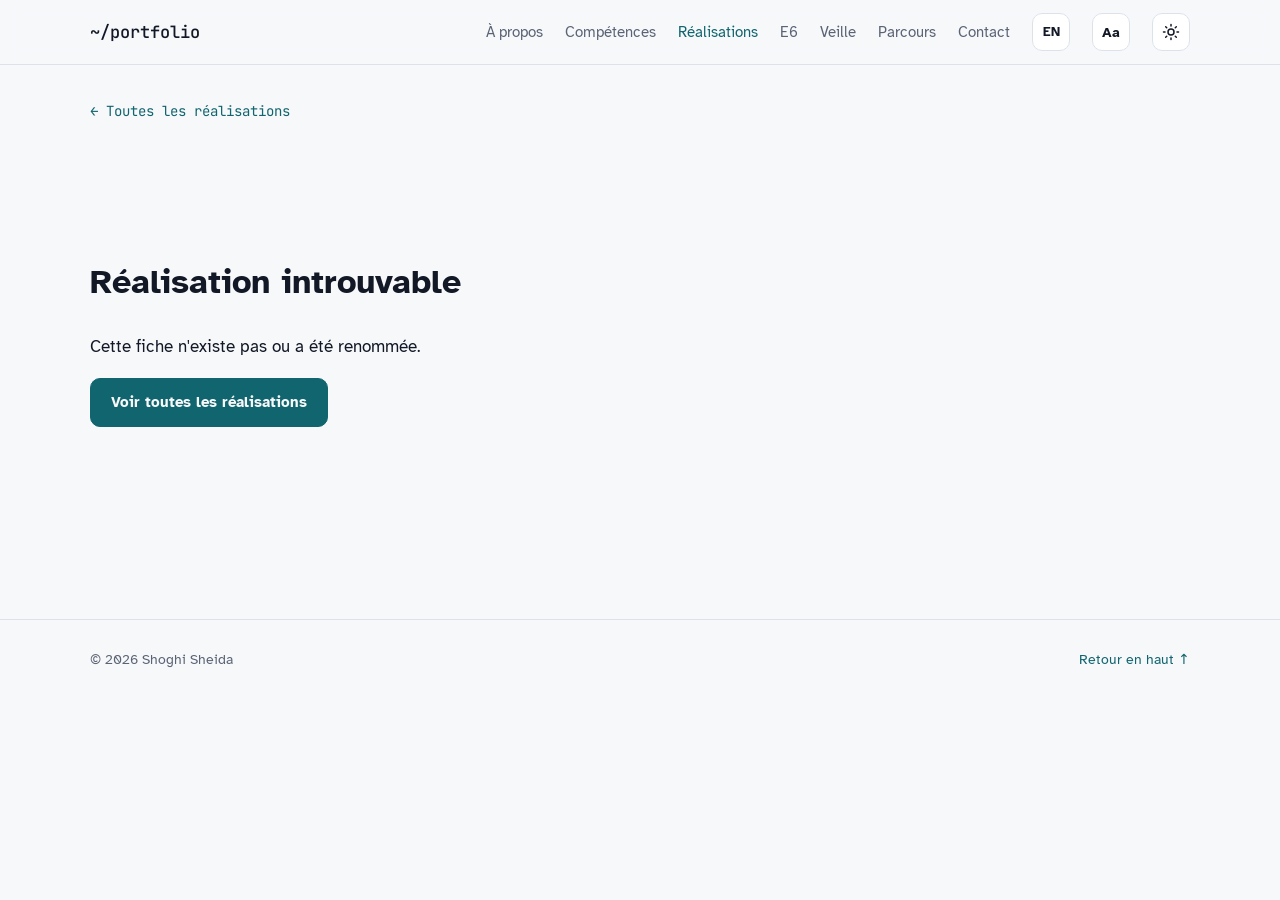
<file: realisation.html>
<!doctype html>
<html lang="fr">
<head>
  <meta charset="utf-8" />
  <meta name="viewport" content="width=device-width, initial-scale=1" />
  <title>Réalisation</title>
  <meta name="description" content="Fiche détaillée d'une réalisation professionnelle — BTS SIO SISR." />
  <link rel="preconnect" href="https://fonts.googleapis.com" />
  <link rel="preconnect" href="https://fonts.gstatic.com" crossorigin />
  <link href="https://fonts.googleapis.com/css2?family=Inter:wght@400;500;600;700&family=Atkinson+Hyperlegible:wght@400;700&family=Lexend:wght@400;500;600;700&family=JetBrains+Mono:wght@400;500&display=swap" rel="stylesheet" />
  <link rel="stylesheet" href="style.css" />
  <script src="content.js"></script>
  <script src="content-en.js"></script>
  <script src="i18n.js"></script>
  <script>
    // Applique le thème, la palette et le fond avant le rendu (évite un flash).
    // Aperçu : ?palette=encre|taupe|prune|framboise|petrole|violet  &accent=%23rrggbb  &fond=grille|degrade|reseau|ondes|particules|aucun
    //          &avatar=illustration|pochoir|crayon|photo  &theme=light|dark
    (function () {
      const r = document.documentElement;
      const a = (window.PORTFOLIO && window.PORTFOLIO.apparence) || {};
      const q = new URLSearchParams(location.search);
      const pick = (k, def) => {
        let v = q.get(k);
        try {
          if (q.has(k)) sessionStorage.setItem("apercu-" + k, v);
          else v = sessionStorage.getItem("apercu-" + k);
        } catch (e) {}
        return v || def;
      };
      r.dataset.palette = pick("palette", a.palette || "encre");
      // Couleur personnalisée (#rrggbb) : déclinée en version claire et sombre
      const acc = pick("accent", a.accent || "");
      const mt = /^#?([0-9a-f]{2})([0-9a-f]{2})([0-9a-f]{2})$/i.exec(acc);
      if (mt) {
        const [R, G, B] = mt.slice(1).map((x) => parseInt(x, 16) / 255);
        const mx = Math.max(R, G, B), mn = Math.min(R, G, B), L = (mx + mn) / 2, D = mx - mn;
        const S = D ? D / (1 - Math.abs(2 * L - 1)) : 0;
        const H = !D ? 0 : mx === R ? ((G - B) / D + 6) % 6 : mx === G ? (B - R) / D + 2 : (R - G) / D + 4;
        const h = Math.round(H * 60), s = Math.round(S * 100), l = Math.round(L * 100);
        r.dataset.palette = "perso";
        r.style.setProperty("--acc-l", `hsl(${h} ${Math.min(s, 85)}% ${Math.min(Math.max(l, 26), 42)}%)`);
        r.style.setProperty("--acc-d", `hsl(${h} ${Math.min(s, 90)}% ${Math.min(Math.max(l, 62), 76)}%)`);
      }
      r.dataset.fond = pick("fond", a.fond || "grille");
      r.dataset.avatar = pick("avatar", a.avatar || "photo");
      r.dataset.police = pick("police", a.police || "inter");
      try { if (localStorage.getItem("dys") === "1") r.dataset.dys = "1"; } catch (e) {}
      try {
        const t = q.get("theme") || localStorage.getItem("theme");
        if (t) r.dataset.theme = t;
      } catch (e) {}
    })();
  </script>
</head>
<body>
  <a class="skip" href="#main">Aller au contenu</a>

  <header class="nav scrolled" id="top">
    <div class="container nav__inner">
      <a class="nav__brand" href="index.html">~/portfolio</a>
      <button class="nav__toggle" id="navToggle" aria-expanded="false" aria-controls="navLinks" aria-label="Ouvrir le menu">
        <span></span><span></span>
      </button>
      <nav class="nav__links" id="navLinks" aria-label="Navigation principale">
        <a href="index.html#apropos">À propos</a>
        <a href="index.html#competences">Compétences</a>
        <a href="index.html#projets" class="active">Réalisations</a>
        <a href="index.html#e6">E6</a>
        <a href="index.html#veille">Veille</a>
        <a href="index.html#parcours">Parcours</a>
        <a href="index.html#contact">Contact</a>
        <button class="theme-btn lang-btn" id="langBtn" type="button">EN</button>
        <button class="theme-btn dys-btn" id="dysBtn" type="button" aria-pressed="false" title="Police adaptée à la dyslexie (OpenDyslexic)">Aa</button>
        <button class="theme-btn" id="themeBtn" aria-label="Changer de thème" title="Changer de thème">
          <svg class="i-sun" viewBox="0 0 24 24" aria-hidden="true"><circle cx="12" cy="12" r="4"/><path d="M12 2v2M12 20v2M4.9 4.9l1.4 1.4M17.7 17.7l1.4 1.4M2 12h2M20 12h2M4.9 19.1l1.4-1.4M17.7 6.3l1.4-1.4"/></svg>
          <svg class="i-moon" viewBox="0 0 24 24" aria-hidden="true"><path d="M21 12.8A9 9 0 1 1 11.2 3a7 7 0 0 0 9.8 9.8z"/></svg>
        </button>
      </nav>
    </div>
  </header>

  <main id="main" class="container fiche">
    <a class="back mono" href="index.html#projets">← Toutes les réalisations</a>
    <div id="fiche"></div>
  </main>

  <dialog class="modal modal--doc" id="docModal" aria-label="Aperçu du document">
    <button class="modal__close" id="docClose" type="button" aria-label="Fermer">✕</button>
    <div class="modal__doc" id="docBody"></div>
  </dialog>

  <footer class="footer">
    <div class="container footer__inner">
      <p id="footerTxt"></p>
      <a href="#top">Retour en haut ↑</a>
    </div>
  </footer>

  <script src="common.js"></script>
  <script src="realisation.js"></script>
</body>
</html>
</file>
<file: style.css>
:root {
  /* Palette par défaut (remplacée par data-palette, voir plus bas) */
  --acc-l: #1d4ed8;   --acc-d: #60a5fa;
  --bg-d: #0b1120;    --surface-d: #111a2e;  --surface2-d: #18233a;  --border-d: #26334d;

  --bg: #f7f8fa;
  --surface: #ffffff;
  --surface-2: #eef1f5;
  --text: #121826;
  --muted: #5b6475;
  --border: #dde2ea;
  --accent: var(--acc-l);
  --accent-soft: color-mix(in srgb, var(--accent) 11%, transparent);
  --shadow: 0 1px 2px rgba(16, 24, 40, 0.05), 0 8px 24px rgba(16, 24, 40, 0.06);
  --radius: 14px;
  --font: "Inter", system-ui, -apple-system, "Segoe UI", sans-serif;
  --mono: "JetBrains Mono", ui-monospace, monospace;
  color-scheme: light;
}

/* ---------- Palettes ---------- */
:root[data-palette="bleu"]   { --acc-l: #1d4ed8; --acc-d: #60a5fa; --bg-d: #0b1120; --surface-d: #111a2e; --surface2-d: #18233a; --border-d: #26334d; }
:root[data-palette="ambre"]  { --acc-l: #b45309; --acc-d: #f5a524; --bg-d: #0f0e0c; --surface-d: #181614; --surface2-d: #221f1b; --border-d: #36312a; }
:root[data-palette="violet"] { --acc-l: #6d28d9; --acc-d: #a78bfa; --bg-d: #0d0b14; --surface-d: #15121f; --surface2-d: #1e1a2b; --border-d: #2f2943; }
:root[data-palette="rouge"]  { --acc-l: #c81e1e; --acc-d: #f87171; --bg-d: #0c0c0d; --surface-d: #151517; --surface2-d: #1d1d20; --border-d: #2d2d31; }
:root[data-palette="encre"]  { --acc-l: #18181b; --acc-d: #f4f4f5; --bg-d: #0c0c0d; --surface-d: #151517; --surface2-d: #1e1e21; --border-d: #2e2e33; }
:root[data-palette="taupe"]  { --acc-l: #6f5d4b; --acc-d: #cdb8a0; --bg-d: #100f0e; --surface-d: #191715; --surface2-d: #22201d; --border-d: #35312c; }
:root[data-palette="prune"]  { --acc-l: #7e2a63; --acc-d: #e39acb; --bg-d: #110c10; --surface-d: #1a1318; --surface2-d: #241a21; --border-d: #392a34; }
:root[data-palette="framboise"] { --acc-l: #b0164f; --acc-d: #f47aa6; --bg-d: #110c0e; --surface-d: #1a1316; --surface2-d: #24191e; --border-d: #3a2a31; }
:root[data-palette="petrole"] { --acc-l: #11656f; --acc-d: #5fc4c9; --bg-d: #0b1011; --surface-d: #121a1b; --surface2-d: #1a2425; --border-d: #283739; }
:root[data-palette="perso"]  { --bg-d: #0e0f11; --surface-d: #17181b; --surface2-d: #1f2024; --border-d: #2e3035; }

@media (prefers-color-scheme: dark) {
  :root:not([data-theme="light"]) {
    --bg: var(--bg-d);
    --surface: var(--surface-d);
    --surface-2: var(--surface2-d);
    --text: #e8ecf2;
    --muted: #9aa4b2;
    --border: var(--border-d);
    --accent: var(--acc-d);
    --accent-soft: color-mix(in srgb, var(--accent) 14%, transparent);
    --shadow: 0 1px 2px rgba(0, 0, 0, 0.3), 0 8px 24px rgba(0, 0, 0, 0.25);
    color-scheme: dark;
  }
}
:root[data-theme="dark"] {
  --bg: var(--bg-d);
  --surface: var(--surface-d);
  --surface-2: var(--surface2-d);
  --text: #e8ecf2;
  --muted: #9aa4b2;
  --border: var(--border-d);
  --accent: var(--acc-d);
  --accent-soft: color-mix(in srgb, var(--accent) 14%, transparent);
  --shadow: 0 1px 2px rgba(0, 0, 0, 0.3), 0 8px 24px rgba(0, 0, 0, 0.25);
  color-scheme: dark;
}

/* ---------- Polices ---------- */
@font-face { font-family: "OpenDyslexic"; src: url("assets/fonts/opendyslexic-latin-400-normal.woff2") format("woff2"); font-weight: 400; font-display: swap; }
@font-face { font-family: "OpenDyslexic"; src: url("assets/fonts/opendyslexic-latin-700-normal.woff2") format("woff2"); font-weight: 500 700; font-display: swap; }
:root[data-police="atkinson"] { --font: "Atkinson Hyperlegible", system-ui, sans-serif; }
:root[data-police="lexend"] { --font: "Lexend", system-ui, sans-serif; }
:root[data-police="opendyslexic"], :root[data-dys="1"] { --font: "OpenDyslexic", "Atkinson Hyperlegible", system-ui, sans-serif; --mono: "OpenDyslexic", ui-monospace, monospace; }
:root[data-dys="1"] body, :root[data-police="opendyslexic"] body { line-height: 1.8; }
:root[data-dys="1"] .hero h1, :root[data-police="opendyslexic"] .hero h1 { font-size: clamp(34px, 6vw, 60px); letter-spacing: 0; }

*, *::before, *::after { box-sizing: border-box; }
[hidden] { display: none !important; }
html { scroll-behavior: smooth; scroll-padding-top: 80px; }
body {
  margin: 0;
  background: var(--bg);
  color: var(--text);
  font-family: var(--font);
  font-size: 17px;
  line-height: 1.65;
  -webkit-font-smoothing: antialiased;
  transition: background 0.25s, color 0.25s;
}
img { max-width: 100%; display: block; }
a { color: var(--accent); text-decoration: none; }
a:hover { text-decoration: underline; }
.mono { font-family: var(--mono); }
.container { width: min(1100px, 100% - 32px); margin-inline: auto; }

.skip { position: absolute; left: -999px; top: 8px; background: var(--accent); color: var(--bg); padding: 8px 12px; border-radius: 8px; z-index: 100; }
.skip:focus { left: 8px; }
:focus-visible { outline: 2px solid var(--accent); outline-offset: 3px; border-radius: 4px; }

/* ---------- Navigation ---------- */
.nav {
  position: sticky; top: 0; z-index: 50;
  background: color-mix(in srgb, var(--bg) 82%, transparent);
  backdrop-filter: blur(10px);
  border-bottom: 1px solid transparent;
  transition: border-color 0.2s;
}
.nav.scrolled { border-bottom-color: var(--border); }
.nav__inner { display: flex; align-items: center; justify-content: space-between; height: 64px; }
.nav__brand { font-family: var(--mono); font-weight: 500; color: var(--text); }
.nav__brand:hover { text-decoration: none; color: var(--accent); }
.nav__links { display: flex; align-items: center; gap: 22px; }
.nav__links a { color: var(--muted); font-size: 15px; font-weight: 500; }
.nav__links a:hover, .nav__links a.active { color: var(--text); text-decoration: none; }
.nav__links a.active { color: var(--accent); }
.nav__toggle { display: none; }

.theme-btn {
  display: grid; place-items: center; width: 38px; height: 38px;
  background: var(--surface); border: 1px solid var(--border); border-radius: 10px;
  color: var(--text); cursor: pointer;
}
.theme-btn svg { width: 18px; height: 18px; fill: none; stroke: currentColor; stroke-width: 2; stroke-linecap: round; }
.theme-btn .i-moon { display: none; }
:root[data-theme="dark"] .theme-btn .i-sun { display: none; }
:root[data-theme="dark"] .theme-btn .i-moon { display: block; }
@media (prefers-color-scheme: dark) {
  :root:not([data-theme="light"]) .theme-btn .i-sun { display: none; }
  :root:not([data-theme="light"]) .theme-btn .i-moon { display: block; }
}

@media (max-width: 760px) {
  .nav__toggle {
    display: flex; flex-direction: column; gap: 6px; justify-content: center;
    width: 40px; height: 40px; background: none; border: 0; cursor: pointer; padding: 8px;
  }
  .nav__toggle span { height: 2px; background: var(--text); border-radius: 2px; transition: transform 0.2s; }
  .nav__toggle[aria-expanded="true"] span:first-child { transform: translateY(4px) rotate(45deg); }
  .nav__toggle[aria-expanded="true"] span:last-child { transform: translateY(-4px) rotate(-45deg); }
  .nav__links {
    position: absolute; top: 64px; left: 0; right: 0;
    flex-direction: column; align-items: flex-start; gap: 0;
    background: var(--bg); border-bottom: 1px solid var(--border);
    padding: 8px 16px 16px; display: none;
  }
  .nav__links.open { display: flex; }
  .nav__links a { padding: 12px 0; width: 100%; font-size: 17px; }
  .theme-btn { margin-top: 8px; }
}

/* ---------- Boutons ---------- */
.btn {
  display: inline-flex; align-items: center; gap: 8px;
  padding: 11px 20px; border-radius: 10px; font-weight: 600; font-size: 15px;
  border: 1px solid var(--border); background: var(--surface); color: var(--text);
  cursor: pointer; font-family: inherit; transition: transform 0.15s, border-color 0.15s, background 0.15s;
}
.btn:hover { text-decoration: none; transform: translateY(-1px); border-color: var(--accent); }
.btn--primary { background: var(--accent); border-color: var(--accent); color: var(--bg); }
.btn--primary:hover { filter: brightness(1.08); }
.btn--ghost { background: transparent; }

/* ---------- Hero ---------- */
.hero-wrap { position: relative; overflow: hidden; }
.hero__canvas, .hero__video { position: absolute; inset: 0; width: 100%; height: 100%; }
.hero__canvas { cursor: crosshair; }
.hero__video { object-fit: cover; opacity: 0.35; }
.hero-wrap::after { /* fondu vers la page */
  content: ""; position: absolute; inset: auto 0 0; height: 120px; pointer-events: none;
  background: linear-gradient(transparent, var(--bg));
}
.hero__hint { position: absolute; left: 50%; bottom: 20px; transform: translateX(-50%); margin: 0; z-index: 2; font-size: 12px; color: var(--muted); opacity: 0.8; pointer-events: none; white-space: nowrap; }
@media (hover: none) { .hero__hint { display: none; } }
.hero { position: relative; z-index: 1; pointer-events: none; }
.hero a, .hero button { pointer-events: auto; }
.sr-only { position: absolute; width: 1px; height: 1px; overflow: hidden; clip: rect(0 0 0 0); white-space: nowrap; }
.caret { display: inline-block; width: 2px; height: 1em; margin-left: 3px; vertical-align: -0.12em; background: var(--accent); animation: blink 1s steps(1) infinite; }
@keyframes blink { 50% { opacity: 0; } }
.hero {
  display: grid; grid-template-columns: 1.4fr 1fr; gap: 48px; align-items: center;
  min-height: calc(100vh - 64px); padding-block: 48px;
}
.eyebrow {
  display: inline-flex; align-items: center; gap: 8px;
  color: var(--accent); font-size: 14px; margin: 0 0 16px;
  background: var(--accent-soft); padding: 6px 12px; border-radius: 999px;
}
.eyebrow::before { content: ""; width: 8px; height: 8px; border-radius: 50%; background: var(--accent); animation: pulse 2s infinite; }
@keyframes pulse { 50% { opacity: 0.35; } }
.hero h1 { font-size: clamp(40px, 7vw, 72px); line-height: 1.05; margin: 0; letter-spacing: -0.03em; }
.hero__titre { font-size: clamp(20px, 3vw, 28px); color: var(--muted); margin: 12px 0 20px; font-weight: 500; min-height: 1.5em; }
.hero__accroche { max-width: 560px; color: var(--muted); margin: 0 0 32px; }
.hero__cta { display: flex; flex-wrap: wrap; gap: 12px; }
.hero__visual { display: grid; place-items: center; }
.avatar {
  width: min(320px, 70vw); aspect-ratio: 1; border-radius: 24px;
  background: linear-gradient(135deg, var(--accent-soft), var(--surface-2));
  border: 1px solid var(--border); box-shadow: var(--shadow);
  display: grid; place-items: center; overflow: hidden;
  font-family: var(--mono); font-size: 72px; font-weight: 500; color: var(--accent);
  position: relative;
}
.avatar img { width: 100%; height: 100%; object-fit: cover; }
@media (max-width: 860px) {
  .hero { grid-template-columns: 1fr; min-height: auto; padding-block: 48px 24px; }
  .hero__visual { order: -1; justify-items: start; }
  .avatar { width: 140px; font-size: 40px; border-radius: 20px; }
}

/* ---------- Sections ---------- */
.section { padding-block: 72px; }
.section__title { font-size: clamp(26px, 4vw, 34px); margin: 0 0 36px; letter-spacing: -0.02em; display: flex; align-items: center; gap: 12px; }
.section__title .mono { color: var(--accent); font-size: 0.6em; font-weight: 500; }
.section__title::after { content: ""; flex: 1; height: 1px; background: var(--border); max-width: 300px; margin-left: 12px; }
.sub-title { font-size: 20px; margin: 56px 0 8px; }
.sub-lead { color: var(--muted); margin: 0 0 16px; font-size: 15px; }

.reveal { opacity: 0; transform: translateY(16px); transition: opacity 0.6s, transform 0.6s; }
.reveal.visible { opacity: 1; transform: none; }
.reveal.visible .project, .reveal.visible .skill-card, .reveal.visible .tl-item { animation: rise 0.5s ease-out backwards; animation-delay: calc(var(--i, 0) * 90ms); }
@keyframes rise { from { opacity: 0; transform: translateY(14px); } }
@media (prefers-reduced-motion: reduce) {
  html { scroll-behavior: auto; }
  .reveal { opacity: 1; transform: none; transition: none; }
  .reveal.visible .project, .reveal.visible .skill-card, .reveal.visible .tl-item { animation: none; }
  .eyebrow::before, .caret, .project__placeholder::before { animation: none; }
}

/* ---------- À propos ---------- */
.about { display: grid; grid-template-columns: 1.6fr 1fr; gap: 48px; align-items: start; }
.about__text p { margin: 0 0 16px; color: var(--muted); }
.stats { list-style: none; margin: 0; padding: 0; display: grid; gap: 12px; }
.stats li { background: var(--surface); border: 1px solid var(--border); border-radius: var(--radius); padding: 18px 20px; }
.stats strong { display: block; font-size: 30px; line-height: 1.1; color: var(--accent); font-family: var(--mono); }
.stats span { color: var(--muted); font-size: 15px; }
@media (max-width: 760px) {
  .about { grid-template-columns: 1fr; gap: 24px; }
  .stats { grid-template-columns: repeat(auto-fit, minmax(140px, 1fr)); }
}

/* ---------- Compétences ---------- */
.skills { display: grid; grid-template-columns: repeat(auto-fit, minmax(240px, 1fr)); gap: 16px; }
.skill-card { background: var(--surface); border: 1px solid var(--border); border-radius: var(--radius); padding: 22px; }
.skill-card h3 { margin: 0 0 14px; font-size: 16px; }
.chips { display: flex; flex-wrap: wrap; gap: 8px; list-style: none; margin: 0; padding: 0; }
.chip { font-family: var(--mono); font-size: 13px; padding: 4px 10px; border-radius: 6px; background: var(--surface-2); color: var(--text); }

/* ---------- Projets ---------- */
.filters { display: flex; flex-wrap: wrap; gap: 8px; margin-bottom: 24px; }
.filter {
  font: 500 14px var(--font); padding: 6px 14px; border-radius: 999px;
  border: 1px solid var(--border); background: transparent; color: var(--muted); cursor: pointer;
}
.filter:hover { color: var(--text); }
.filter[aria-pressed="true"] { background: var(--accent); border-color: var(--accent); color: var(--bg); }
.projects { display: grid; grid-template-columns: repeat(auto-fill, minmax(300px, 1fr)); gap: 20px; }
@media (max-width: 400px) { .projects { grid-template-columns: 1fr; } }
.project {
  display: flex; flex-direction: column; background: var(--surface);
  border: 1px solid var(--border); border-radius: var(--radius); overflow: hidden;
  transition: transform 0.2s, box-shadow 0.2s, border-color 0.2s;
}
.project { position: relative; transform-style: preserve-3d; will-change: transform; }
.project:hover { transform: translateY(-3px); box-shadow: var(--shadow); border-color: color-mix(in srgb, var(--accent) 40%, var(--border)); }
.project.tilting { transition: box-shadow 0.2s, border-color 0.2s; }
.project::after { /* halo qui suit la souris */
  content: ""; position: absolute; inset: 0; pointer-events: none; opacity: 0; transition: opacity 0.2s;
  background: radial-gradient(400px circle at var(--mx, 50%) var(--my, 50%), var(--accent-soft), transparent 45%);
}
.project.tilting::after { opacity: 1; }
.project__media { position: relative; aspect-ratio: 16 / 9; background: var(--surface-2); overflow: hidden; }
.project__media > img, .project__media > video { width: 100%; height: 100%; object-fit: cover; display: block; transition: transform 0.4s; }
.project:hover .project__media > img, .project:hover .project__media > video { transform: scale(1.04); }
.play-btn {
  position: absolute; inset: 0; margin: auto; width: 60px; height: 60px; border-radius: 50%;
  border: 0; cursor: pointer; display: grid; place-items: center;
  background: color-mix(in srgb, var(--accent) 88%, transparent); color: var(--bg);
  box-shadow: 0 0 0 0 var(--accent); transition: transform 0.2s; animation: ring 2.4s infinite;
}
.play-btn:hover { transform: scale(1.1); }
.play-btn svg { width: 22px; height: 22px; fill: currentColor; margin-left: 3px; }
@keyframes ring { 0% { box-shadow: 0 0 0 0 color-mix(in srgb, var(--accent) 50%, transparent); } 70%, 100% { box-shadow: 0 0 0 16px transparent; } }
.media-badge { position: absolute; top: 10px; left: 10px; font: 500 12px var(--mono); padding: 3px 8px; border-radius: 6px; background: rgba(0,0,0,0.6); color: #fff; }
.project__placeholder { position: relative; display: grid; place-items: center; height: 100%; color: var(--muted); font-family: var(--mono); font-size: 13px; }
.project__placeholder::before { /* fond animé quand il n'y a ni image ni vidéo */
  content: ""; position: absolute; inset: -50%;
  background: conic-gradient(from 0deg, transparent, var(--accent-soft), transparent 30%, var(--accent-soft), transparent 60%);
  animation: spin 9s linear infinite;
}
.project__placeholder span { position: relative; }
@keyframes spin { to { transform: rotate(1turn); } }

/* ---------- Lecteur vidéo ---------- */
.modal { width: min(960px, 100% - 32px); padding: 0; border: 1px solid var(--border); border-radius: var(--radius); background: #000; overflow: visible; }
.modal::backdrop { background: rgba(5, 8, 12, 0.82); backdrop-filter: blur(4px); }
.modal[open] { animation: pop 0.25s ease-out; }
@keyframes pop { from { opacity: 0; transform: scale(0.96); } }
.modal__body { aspect-ratio: 16 / 9; }
.modal__body video, .modal__body iframe { width: 100%; height: 100%; border: 0; display: block; border-radius: var(--radius); }
.modal__close {
  position: absolute; top: -48px; right: 0; width: 40px; height: 40px; border-radius: 50%;
  border: 1px solid rgba(255,255,255,0.3); background: rgba(0,0,0,0.5); color: #fff; font-size: 18px; cursor: pointer;
}
.project[hidden] { display: none; }
.project__body { padding: 20px; display: flex; flex-direction: column; flex: 1; }
.project h3 { margin: 0 0 8px; font-size: 19px; }
.project p { margin: 0 0 16px; color: var(--muted); font-size: 15px; flex: 1; }
.project .chips { margin-bottom: 16px; }
.project__links { display: flex; gap: 16px; font-size: 14px; font-weight: 600; }

/* ---------- Parcours ---------- */
.timeline { list-style: none; margin: 0; padding: 0 0 0 28px; position: relative; }
.timeline::before { content: ""; position: absolute; left: 7px; top: 8px; bottom: 8px; width: 2px; background: var(--border); }
.tl-item { position: relative; padding-bottom: 28px; }
.tl-item::before {
  content: ""; position: absolute; left: -28px; top: 6px; width: 16px; height: 16px; border-radius: 50%;
  background: var(--bg); border: 3px solid var(--accent);
}
.tl-item--formation::before { border-color: var(--muted); }
.tl-meta { display: flex; flex-wrap: wrap; gap: 8px 12px; align-items: center; font-family: var(--mono); font-size: 13px; color: var(--muted); }
.tl-badge { padding: 2px 8px; border-radius: 6px; background: var(--accent-soft); color: var(--accent); }
.tl-item--formation .tl-badge { background: var(--surface-2); color: var(--muted); }
.tl-item h3 { margin: 6px 0 2px; font-size: 18px; }
.tl-lieu { color: var(--accent); font-weight: 500; font-size: 15px; margin: 0 0 6px; }
.tl-item p:last-child { color: var(--muted); margin: 0; font-size: 15px; }

.certs { list-style: none; padding: 0; margin: 0; display: grid; grid-template-columns: repeat(auto-fill, minmax(240px, 1fr)); gap: 12px; }
.cert { background: var(--surface); border: 1px solid var(--border); border-radius: var(--radius); padding: 16px 18px; }
.cert strong { display: block; }
.cert span { color: var(--muted); font-size: 14px; }

/* ---------- Contact ---------- */
.contact { max-width: 640px; }
.contact__lead { color: var(--muted); font-size: 19px; margin: 0 0 24px; }
.contact__email { display: flex; flex-wrap: wrap; align-items: center; gap: 12px; margin-bottom: 28px; }
.copied { font-size: 14px; color: var(--accent); }
.socials { list-style: none; padding: 0; margin: 0; display: flex; flex-wrap: wrap; gap: 12px; }
.socials a {
  display: inline-flex; align-items: center; gap: 8px; padding: 10px 16px;
  border: 1px solid var(--border); border-radius: 10px; background: var(--surface);
  color: var(--text); font-weight: 500; font-size: 15px;
}
.socials a:hover { border-color: var(--accent); text-decoration: none; }
.socials svg { width: 18px; height: 18px; fill: currentColor; }

/* ---------- Footer ---------- */
.footer { border-top: 1px solid var(--border); padding-block: 28px; margin-top: 40px; }
.footer__inner { display: flex; flex-wrap: wrap; gap: 12px; justify-content: space-between; color: var(--muted); font-size: 14px; }
.footer p { margin: 0; }

/* ---------- Réalisations : méta, compétences, documents ---------- */
.project__meta { display: flex; flex-wrap: wrap; gap: 6px 10px; align-items: center; margin-bottom: 10px; font-size: 12px; color: var(--muted); }
.ctx { font: 600 12px var(--font); padding: 3px 9px; border-radius: 999px; }
.ctx--form { background: var(--surface-2); color: var(--text); }
.ctx--pro { background: var(--accent-soft); color: var(--accent); }
.comps { list-style: none; padding: 0; margin: 0 0 16px; display: flex; flex-wrap: wrap; gap: 6px; }
.comps li { font: 600 12px var(--mono); padding: 3px 8px; border-radius: 6px; border: 1px solid color-mix(in srgb, var(--accent) 45%, var(--border)); color: var(--accent); cursor: help; }
.docs { list-style: none; padding: 0; margin: 0 0 16px; display: grid; gap: 4px; font-size: 14px; }

/* ---------- Tableau de synthèse ---------- */
.table-scroll { position: relative; overflow-x: auto; border: 1px solid var(--border); border-radius: var(--radius); background: var(--surface); }
.synthese { width: 100%; border-collapse: collapse; font-size: 14px; min-width: 820px; }
.synthese th, .synthese td { padding: 10px 12px; border-bottom: 1px solid var(--border); text-align: left; vertical-align: middle; }
.synthese thead th { vertical-align: bottom; background: var(--surface-2); font-weight: 600; }
.synthese thead th small { display: block; font-weight: 400; font-size: 11px; line-height: 1.3; color: var(--muted); max-width: 110px; }
.synthese thead th:nth-child(n + 3), .synthese td:nth-child(n + 3) { text-align: center; }
.synthese thead th:nth-child(n + 3) small { margin-inline: auto; }
.synthese tbody th { font-weight: 500; }
.synthese td.mono { font-size: 12px; color: var(--muted); white-space: nowrap; }
.synthese .yes { color: var(--accent); font-weight: 700; font-size: 16px; }
.synthese .grp th { background: var(--accent-soft); color: var(--accent); font-size: 13px; font-weight: 600; }
.synthese tr:last-child > * { border-bottom: 0; }

/* ---------- Veille ---------- */
.veille { display: grid; grid-template-columns: 1.6fr 1fr; gap: 20px; }
.veille > div { background: var(--surface); border: 1px solid var(--border); border-radius: var(--radius); padding: 24px; }
.veille h3 { margin: 0 0 10px; font-size: 22px; }
.veille h4 { margin: 0 0 12px; font-size: 15px; }
.veille__intro p:last-child { color: var(--muted); margin: 0; }
.veille__articles { grid-column: 1 / -1; }
.veille__articles ul { list-style: none; margin: 0; padding: 0; display: grid; gap: 10px; }
.article { display: flex; flex-wrap: wrap; justify-content: space-between; gap: 4px 16px; }
.article .mono { font-size: 13px; color: var(--muted); }
@media (max-width: 760px) { .veille { grid-template-columns: 1fr; } }

.project__title { color: inherit; }
.project__title:hover { color: var(--accent); text-decoration: none; }
.docs-count { font-size: 13px !important; color: var(--muted); margin: 0 0 14px !important; flex: 0 !important; }
.docs-e5 { list-style: none; padding: 0; margin: 0; display: flex; flex-wrap: wrap; gap: 10px; }
.legal-note { font-size: 13px; color: var(--muted); }

/* ---------- Fiche de réalisation ---------- */
.fiche { padding-block: 32px 72px; }
.back { display: inline-block; font-size: 14px; margin-bottom: 28px; }
.fiche__head h1 { font-size: clamp(28px, 5vw, 44px); line-height: 1.15; letter-spacing: -0.02em; margin: 4px 0 12px; }
.fiche__lead { color: var(--muted); font-size: 18px; max-width: 760px; margin: 0 0 16px; }
.fiche__media { margin: 32px 0 0; aspect-ratio: 16 / 9; border-radius: var(--radius); overflow: hidden; border: 1px solid var(--border); background: #000; }
.fiche__media > * { width: 100%; height: 100%; border: 0; object-fit: contain; display: block; }
.fiche__grid { display: grid; grid-template-columns: minmax(0, 1fr) 320px; gap: 32px; margin-top: 40px; align-items: start; }
.fiche__block { margin-bottom: 36px; }
.fiche__block h2, .side-card h2 { font-size: 20px; margin: 0 0 12px; display: flex; align-items: center; gap: 10px; }
.fiche__block p { color: var(--muted); margin: 0; }
.bullets { margin: 0; padding-left: 20px; color: var(--muted); }
.bullets li { margin-bottom: 4px; }
.steps { list-style: none; counter-reset: s; margin: 0; padding: 0; display: grid; gap: 10px; }
.steps li { counter-increment: s; position: relative; padding: 12px 16px 12px 52px; background: var(--surface); border: 1px solid var(--border); border-radius: 10px; color: var(--muted); }
.steps li::before { content: counter(s); position: absolute; left: 14px; top: 11px; width: 26px; height: 26px; border-radius: 50%; display: grid; place-items: center; background: var(--accent-soft); color: var(--accent); font: 600 13px var(--mono); }
.count { font: 600 12px var(--mono); padding: 2px 8px; border-radius: 999px; background: var(--surface-2); color: var(--muted); }
.muted { color: var(--muted); }
.artefacts { list-style: none; margin: 0; padding: 0; display: grid; gap: 10px; }
.artefact { display: flex; align-items: center; gap: 14px; flex-wrap: wrap; padding: 14px 16px; background: var(--surface); border: 1px solid var(--border); border-radius: 12px; }
.artefact__icon { font-size: 24px; }
.artefact__info { flex: 1; min-width: 180px; display: grid; }
.artefact__info small { color: var(--muted); font-size: 13px; }
.artefact__actions { display: flex; gap: 8px; flex-wrap: wrap; }
.artefact__actions .btn { padding: 7px 14px; font-size: 14px; }
.fiche__side { position: sticky; top: 84px; display: grid; gap: 16px; }
.side-card { background: var(--surface); border: 1px solid var(--border); border-radius: var(--radius); padding: 20px; }
.side-card h2 { font-size: 16px; }
.side-card--links { display: flex; flex-wrap: wrap; gap: 8px; }
.comp-list { list-style: none; margin: 0; padding: 0; display: grid; gap: 8px; }
.comp-list details { border: 1px solid var(--border); border-radius: 10px; padding: 10px 12px; }
.comp-list summary { cursor: pointer; font-weight: 500; font-size: 14px; line-height: 1.4; }
.comp-list summary .mono { color: var(--accent); font-weight: 600; margin-right: 4px; }
.comp-list ul { margin: 8px 0 0; padding-left: 18px; color: var(--muted); font-size: 13px; }
.fiche__pager { display: grid; grid-template-columns: 1fr 1fr; gap: 16px; margin-top: 24px; padding-top: 24px; border-top: 1px solid var(--border); }
.fiche__pager a { display: grid; gap: 2px; padding: 14px 16px; border: 1px solid var(--border); border-radius: 12px; background: var(--surface); color: var(--text); font-weight: 500; }
.fiche__pager a:last-child { text-align: right; }
.fiche__pager a:hover { border-color: var(--accent); text-decoration: none; }
.fiche__pager small { color: var(--muted); font-weight: 400; }
.fiche__empty { padding: 80px 0; }
.modal--doc { width: min(1100px, 100% - 32px); background: var(--surface); }
.modal__doc { height: min(85vh, 1000px); display: grid; place-items: center; overflow: auto; }
.modal__doc iframe { width: 100%; height: 100%; border: 0; border-radius: var(--radius); background: #fff; }
.modal__doc img { max-width: 100%; max-height: 100%; object-fit: contain; }
@media (max-width: 860px) {
  .fiche__grid { grid-template-columns: 1fr; }
  .fiche__side { position: static; order: -1; }
  .fiche__pager { grid-template-columns: 1fr; }
  .fiche__pager a:last-child { text-align: left; }
}

.tl-item p.tl-link { margin-top: 6px; font-size: 14px; font-weight: 600; }

/* ---------- Rapport de stage ---------- */
.report-page { padding-block: 32px 72px; }
.report-cover { padding: 32px; margin-bottom: 40px; background: var(--surface); border: 1px solid var(--border); border-radius: var(--radius); }
.report-cover h1 { font-size: clamp(32px, 6vw, 52px); margin: 0 0 6px; letter-spacing: -0.02em; line-height: 1.1; }
.report-cover__org { font-size: 18px; color: var(--muted); margin: 0 0 20px; }
.report-meta { display: grid; grid-template-columns: repeat(auto-fit, minmax(200px, 1fr)); gap: 12px 24px; margin: 0 0 20px; }
.report-meta dt { font: 500 12px var(--mono); color: var(--accent); text-transform: uppercase; letter-spacing: 0.04em; }
.report-meta dd { margin: 2px 0 0; font-weight: 500; }
.report-note { font-size: 14px; color: var(--muted); border-left: 3px solid var(--accent); padding-left: 12px; margin: 0 0 16px; }
.report-layout { display: grid; grid-template-columns: 240px minmax(0, 1fr); gap: 48px; align-items: start; }
.report-toc { position: sticky; top: 84px; max-height: calc(100vh - 100px); overflow: auto; font-size: 14px; }
.report-toc__title { font-weight: 600; margin: 0 0 10px; }
.report-toc ol { list-style: none; margin: 0; padding: 0; display: grid; gap: 2px; }
.report-toc li.sub { padding-left: 14px; font-size: 13px; }
.report-toc a { display: block; padding: 4px 8px; border-radius: 6px; color: var(--muted); border-left: 2px solid transparent; }
.report-toc a:hover { color: var(--text); text-decoration: none; background: var(--surface-2); }
.report-toc a.active { color: var(--accent); border-left-color: var(--accent); background: var(--accent-soft); }
.report { max-width: 760px; }
.report h2 { font-size: 26px; margin: 48px 0 14px; letter-spacing: -0.01em; padding-top: 8px; border-top: 1px solid var(--border); }
.report h2:first-child { margin-top: 0; border-top: 0; padding-top: 0; }
.report h3 { font-size: 19px; margin: 32px 0 10px; }
.report p, .report li { color: var(--muted); }
.report p { margin: 0 0 14px; }
.report ul { margin: 0 0 16px; padding-left: 22px; }
.report li { margin-bottom: 6px; }
.report strong { color: var(--text); }
.report-link { font-size: 14px; font-weight: 600; margin-top: -4px !important; }
@media (max-width: 900px) {
  .report-layout { grid-template-columns: 1fr; gap: 24px; }
  .report-toc { position: static; max-height: none; background: var(--surface); border: 1px solid var(--border); border-radius: var(--radius); padding: 16px; }
  .report-cover { padding: 22px; }
}
@media print {
  .nav, .footer, .back, .report-toc, .report-cover .btn, .skip { display: none !important; }
  body { background: #fff; color: #000; font-size: 11pt; }
  .report-layout { display: block; }
  .report { max-width: none; }
  .report p, .report li { color: #222; }
  .report-cover { border: 0; padding: 0; }
  .report h2 { break-after: avoid; }
}

/* ---------- Fonds de l'accueil (data-fond) ---------- */
.hero-wrap::before { content: ""; position: absolute; inset: 0; pointer-events: none; }
:root:not([data-fond="particules"]) .hero__canvas { pointer-events: none; cursor: auto; }
:root[data-fond="grille"] .hero-wrap { background: radial-gradient(900px 460px at 75% 35%, var(--accent-soft), transparent 70%); }
:root[data-fond="grille"] .hero-wrap::before {
  background-image: radial-gradient(color-mix(in srgb, var(--text) 20%, transparent) 1px, transparent 1.5px);
  background-size: 26px 26px;
  -webkit-mask-image: radial-gradient(ellipse 75% 70% at 60% 40%, #000 25%, transparent 80%);
          mask-image: radial-gradient(ellipse 75% 70% at 60% 40%, #000 25%, transparent 80%);
}
:root[data-fond="degrade"] .hero-wrap::before {
  inset: -20%;
  background:
    radial-gradient(38% 34% at 28% 32%, color-mix(in srgb, var(--accent) 24%, transparent), transparent 70%),
    radial-gradient(34% 30% at 76% 58%, color-mix(in srgb, var(--accent) 15%, transparent), transparent 70%);
  filter: blur(40px);
  animation: drift 26s ease-in-out infinite alternate;
}
@keyframes drift { to { transform: translate3d(6%, -4%, 0) rotate(8deg) scale(1.08); } }
@media (prefers-reduced-motion: reduce) { :root[data-fond="degrade"] .hero-wrap::before { animation: none; } }

/* ---------- Styles de portrait (data-avatar) ---------- */
:root[data-avatar="illustration"] .avatar { background: radial-gradient(circle at 50% 40%, color-mix(in srgb, var(--accent) 30%, var(--surface)), var(--surface-2) 75%); }
:root[data-avatar="illustration"] .avatar img { object-fit: contain; object-position: bottom; }
:root[data-avatar="pochoir"] .avatar { background: color-mix(in srgb, var(--accent) 70%, #fff); }
:root[data-avatar="pochoir"] .avatar img { mix-blend-mode: multiply; }
:root[data-avatar="crayon"] .avatar { background: #f6f3ec; }
:root[data-avatar="crayon"] .avatar img { mix-blend-mode: multiply; }

.dys-btn { font: 700 14px var(--font); width: auto; min-width: 38px; padding: 0 8px; }
.dys-btn[aria-pressed="true"] { background: var(--accent); border-color: var(--accent); color: var(--bg); }
.lang-btn { font: 700 13px var(--font); width: auto; min-width: 38px; padding: 0 8px; }

/* ---------- Épreuve E6 ---------- */
.sub-title--first { margin-top: 0; }
.synthese-wrap { margin-bottom: 8px; }
.e6-lead { margin-top: -20px; margin-bottom: 28px; }
.synthese--e6 { min-width: 760px; }
.synthese--e6 thead th:nth-child(n + 2) { text-align: center; font-size: 12px; }
.synthese--e6 td:nth-child(n + 2) { text-align: center; }
.synthese--e6 tbody th .num { display: inline-block; min-width: 22px; color: var(--accent); font: 600 12px var(--mono); }
.synthese--e6 tbody th { font-weight: 400; font-size: 13px; }
.synthese--e6 tfoot td, .synthese--e6 tfoot th { font: 600 12px var(--mono); color: var(--muted); background: var(--surface-2); }
.e6-selection { display: grid; grid-template-columns: repeat(auto-fit, minmax(280px, 1fr)); gap: 16px; }
.e6-pick { background: var(--surface); border: 1px solid var(--border); border-radius: var(--radius); padding: 20px; }
.e6-pick h4 { margin: 6px 0 8px; font-size: 17px; }
.e6-pick .comps { margin: 10px 0 0; }
.e6-empty { color: var(--muted); background: var(--surface); border: 1px dashed var(--border); border-radius: var(--radius); padding: 18px 20px; margin: 0; }
.e6-grid { display: grid; grid-template-columns: repeat(auto-fit, minmax(280px, 1fr)); gap: 16px; margin-top: 28px; }
.e6-grid h4 { margin: 0 0 12px; font-size: 15px; }
.comp-list--e6 li { font-size: 13px; line-height: 1.4; color: var(--muted); padding: 6px 0; border-bottom: 1px solid var(--border); }
.comp-list--e6 li:last-child { border-bottom: 0; }
.comp-list--e6 .mono { color: var(--accent); font-weight: 600; margin-right: 6px; }
</file>
